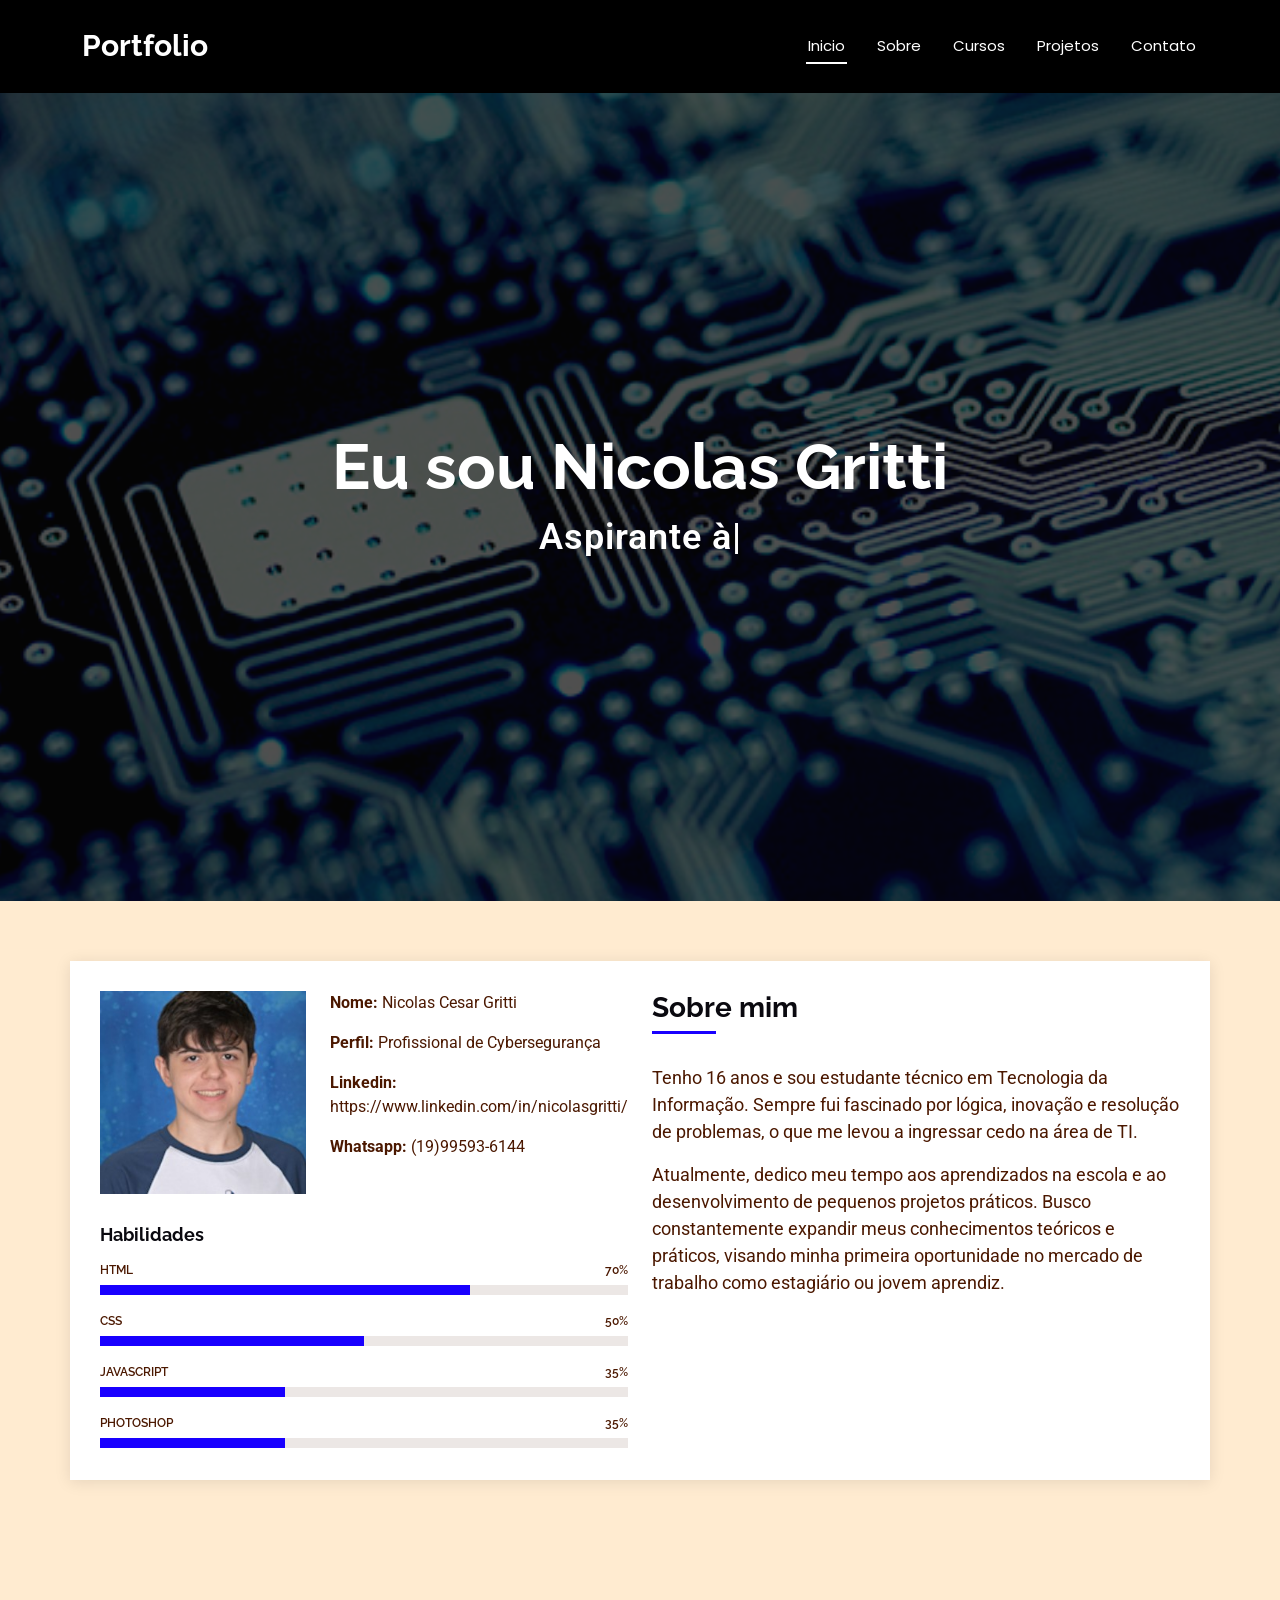
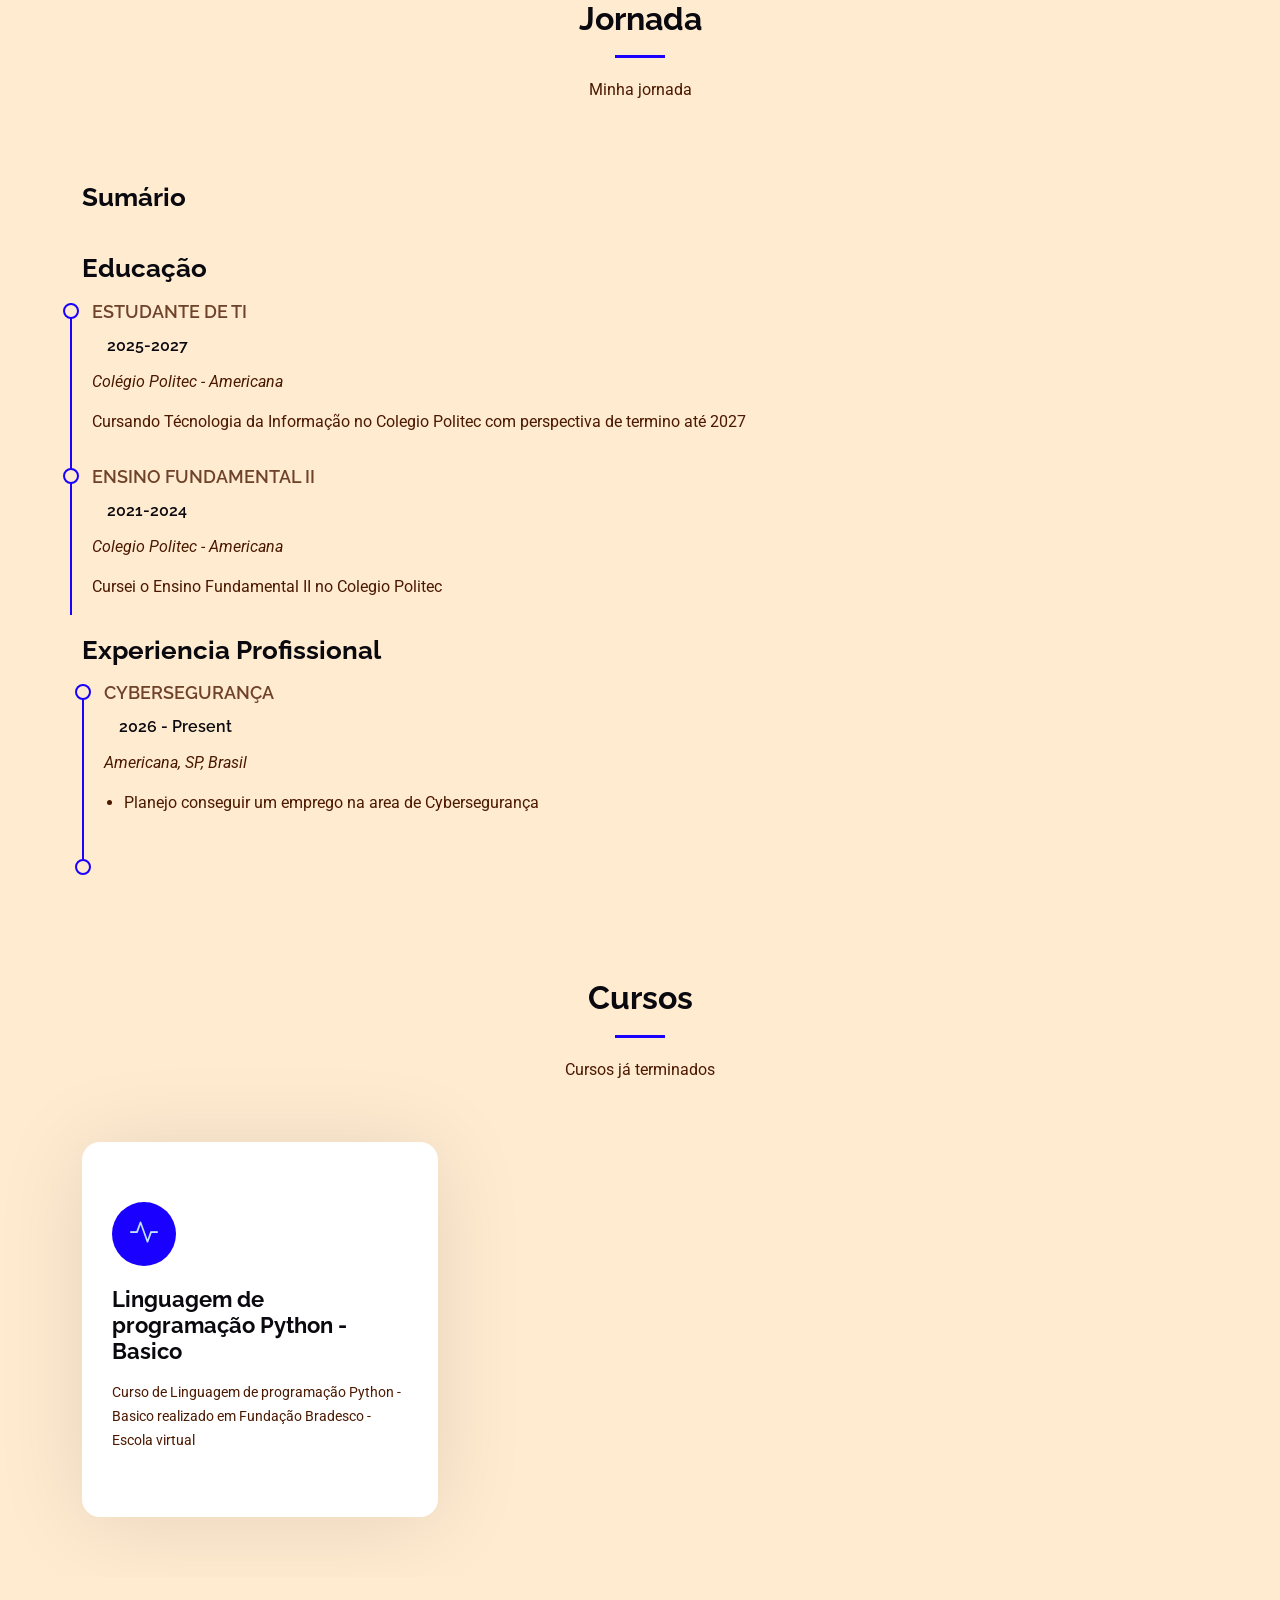
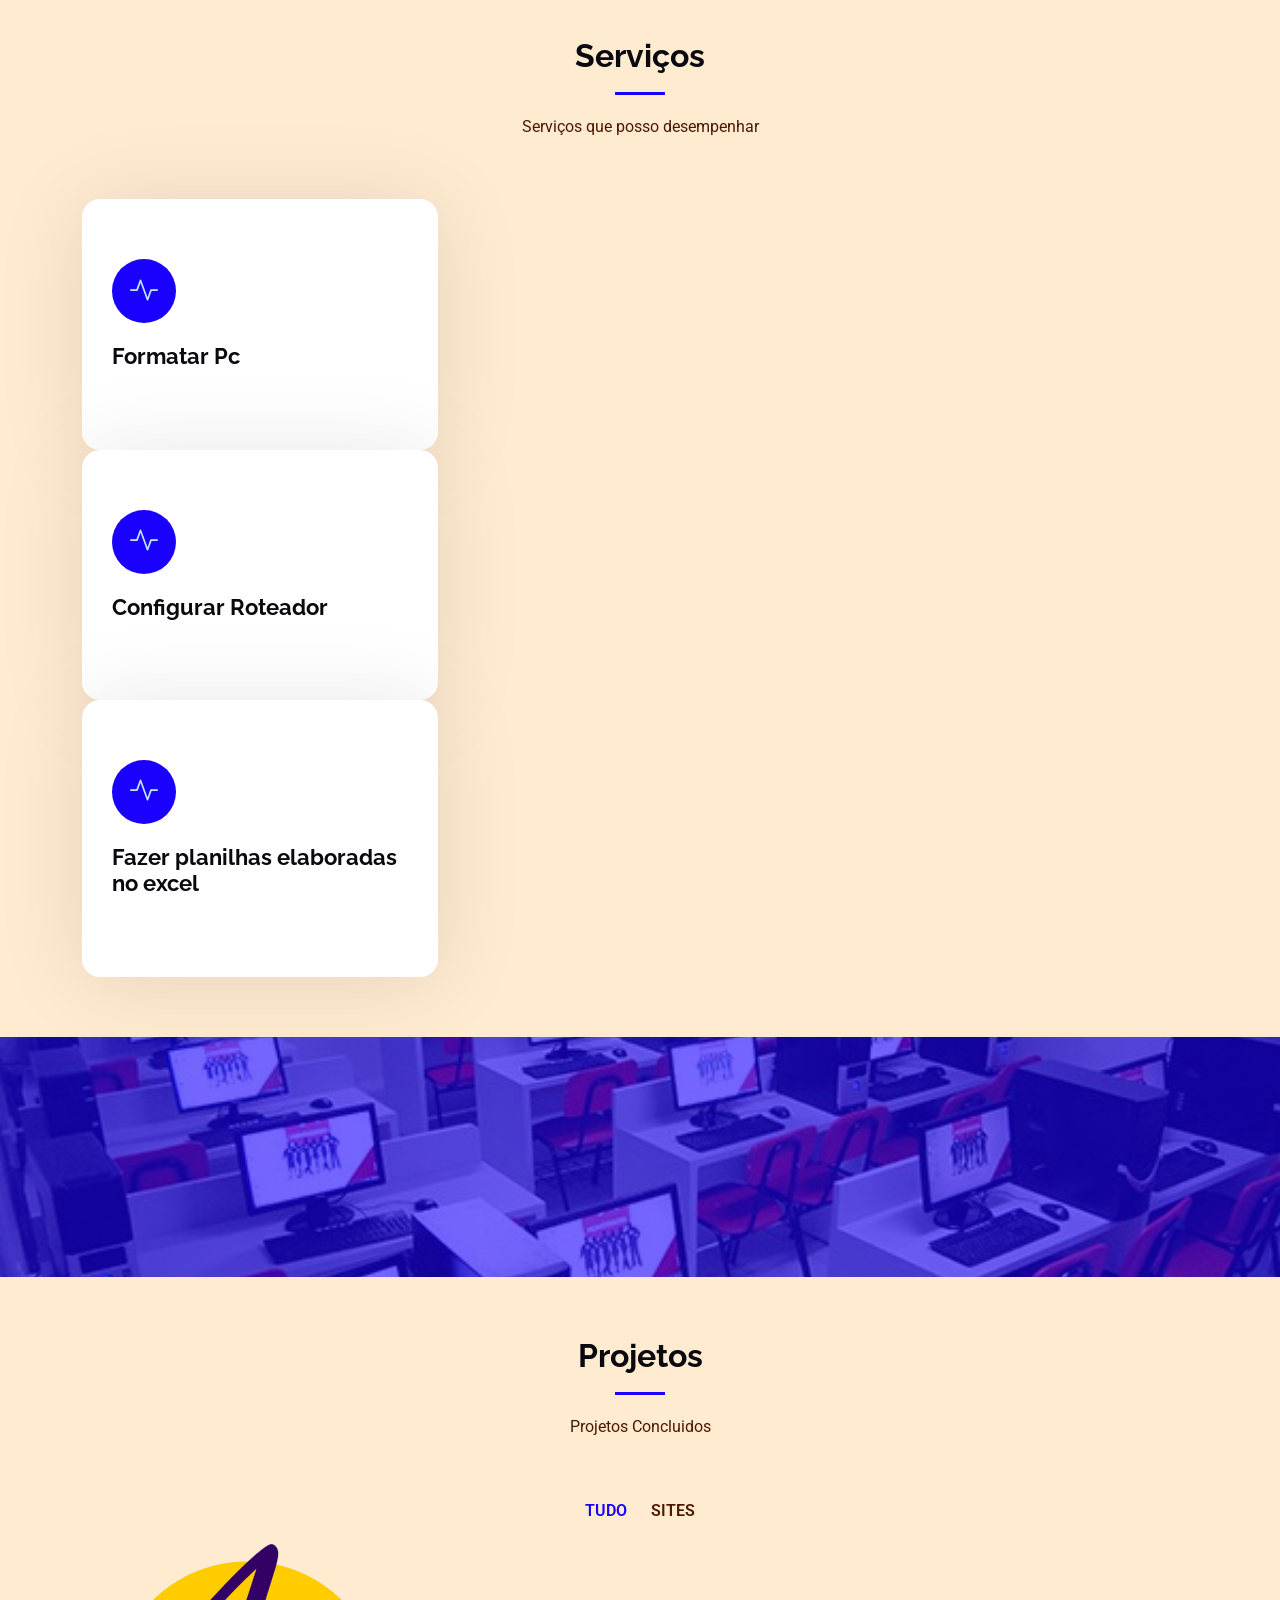
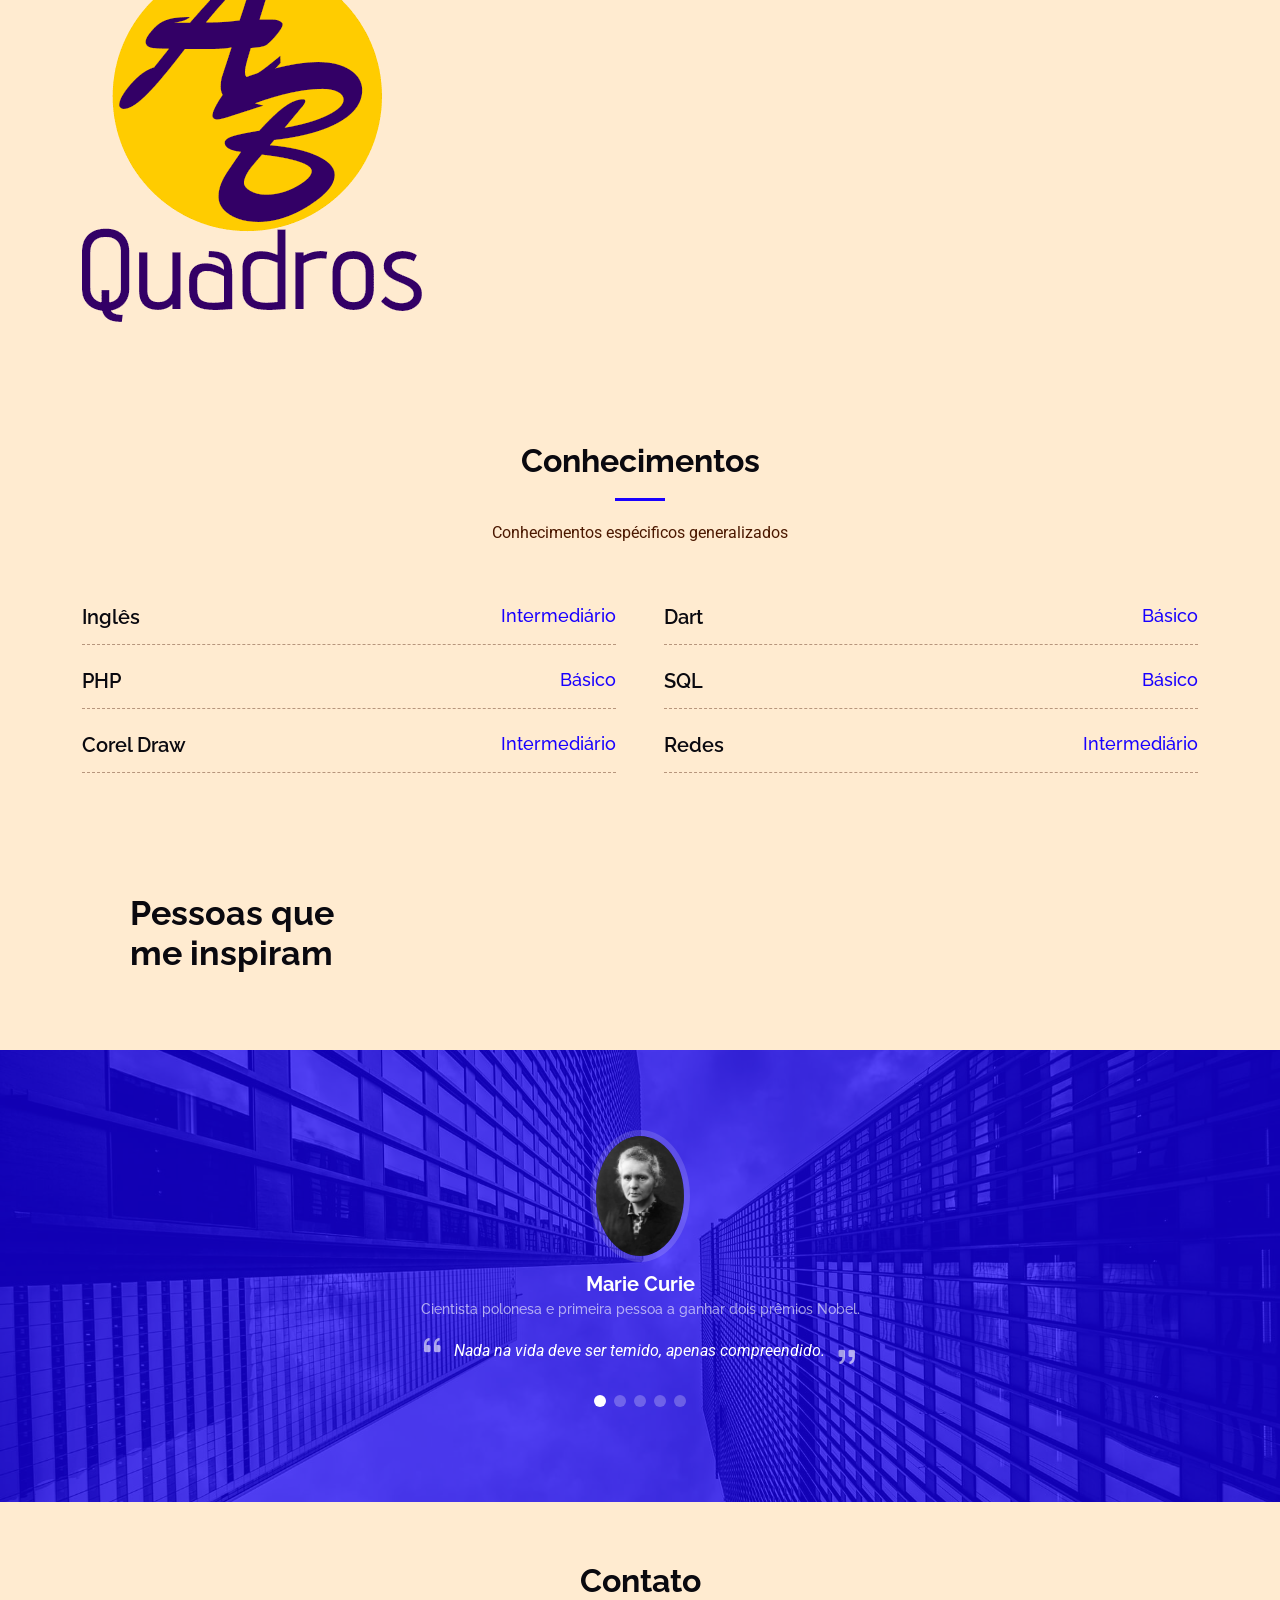
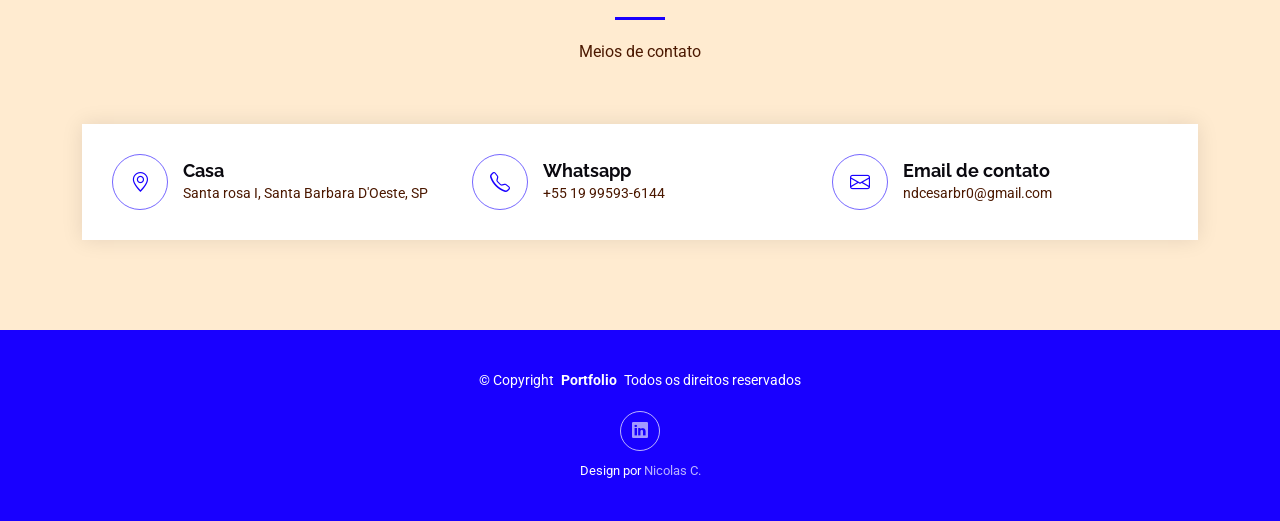
<file: index.html>
<!DOCTYPE html>
<html lang="en">

<head>
  <meta charset="utf-8">
  <meta content="width=device-width, initial-scale=1.0" name="viewport">
  <title>Portfolio</title>
  <meta name="description" content="">
  <meta name="keywords" content="">

  <!-- Favicons -->
  <link href="assets/img/favicon.png" rel="icon">
  <link href="assets/img/apple-touch-icon.png" rel="apple-touch-icon">

  <!-- Fonts -->
  <link href="https://fonts.googleapis.com" rel="preconnect">
  <link href="https://fonts.gstatic.com" rel="preconnect" crossorigin>
  <link href="https://fonts.googleapis.com/css2?family=Roboto:ital,wght@0,100;0,300;0,400;0,500;0,700;0,900;1,100;1,300;1,400;1,500;1,700;1,900&family=Poppins:ital,wght@0,100;0,200;0,300;0,400;0,500;0,600;0,700;0,800;0,900;1,100;1,200;1,300;1,400;1,500;1,600;1,700;1,800;1,900&family=Raleway:ital,wght@0,100;0,200;0,300;0,400;0,500;0,600;0,700;0,800;0,900;1,100;1,200;1,300;1,400;1,500;1,600;1,700;1,800;1,900&display=swap" rel="stylesheet">

  <!-- Vendor CSS Files -->
  <link href="assets/vendor/bootstrap/css/bootstrap.min.css" rel="stylesheet">
  <link href="assets/vendor/bootstrap-icons/bootstrap-icons.css" rel="stylesheet">
  <link href="assets/vendor/aos/aos.css" rel="stylesheet">
  <link href="assets/vendor/glightbox/css/glightbox.min.css" rel="stylesheet">
  <link href="assets/vendor/swiper/swiper-bundle.min.css" rel="stylesheet">

  <!-- Main CSS File -->
  <link href="assets/css/main.css" rel="stylesheet">

  <!-- =======================================================
  * Template Name: DevFolio
  * Template URL: https://bootstrapmade.com/devfolio-bootstrap-portfolio-html-template/
  * Updated: Aug 07 2024 with Bootstrap v5.3.3
  * Author: BootstrapMade.com
  * License: https://bootstrapmade.com/license/
  ======================================================== -->
</head>

<body class="index-page">

  <header id="header" class="header d-flex align-items-center sticky-top">
    <div class="container-fluid container-xl position-relative d-flex align-items-center justify-content-between">

      <a href="index.html" class="logo d-flex align-items-center">
        <!-- Uncomment the line below if you also wish to use an image logo -->
        <!-- <img src="assets/img/logo.png" alt=""> -->
        <h1 class="sitename">Portfolio</h1>
      </a>

      <nav id="navmenu" class="navmenu">
        <ul>
          <li><a href="#hero" class="active">Inicio<br></a></li>
          <li><a href="#about">Sobre</a></li>
          <li><a href="#services">Cursos</a></li>
          <li><a href="#portfolio">Projetos</a></li>
          
          <li><a href="#contact">Contato</a></li>
        </ul>
        <i class="mobile-nav-toggle d-xl-none bi bi-list"></i>
      </nav>

    </div>
  </header>

  <main class="main">

    <!-- Hero Section -->
    <section id="hero" class="hero section dark-background">

      <img src="assets/img/hero-img.jpg" alt="" data-aos="fade-in">

      <div class="container d-flex flex-column align-items-center justify-content-center text-center" data-aos="fade-up" data-aos-delay="100">
        <h2>Eu sou Nicolas Gritti</h2>
        <p><span class="typed" data-typed-items="Aspirante à, Profissional de Cybersegurança"></span></p>
      </div>

    </section><!-- /Hero Section -->

    <!-- About Section -->
    <section id="about" class="about section">

      <div class="container" data-aos="fade-up" data-aos-delay="100">

        <div class="row gy-4">
          <div class="col-md-6">

            <div class="row justify-content-between gy-4">
              <div class="col-lg-5">
                <img src="assets/img/profile-img.jpg" class="img-fluid" alt="">
              </div>
              <div class="col-lg-7 about-info">
                <p><strong>Nome: </strong> <span>Nicolas Cesar Gritti</span></p>
                <p><strong>Perfil: </strong> <span>Profissional de Cybersegurança</span></p>
                <p><strong>Linkedin: </strong> <span>https://www.linkedin.com/in/nicolasgritti/</span></p>
                <p><strong>Whatsapp: </strong> <span>(19)99593-6144</span></p>
              </div>
            </div>

            <div class="skills-content skills-animation">

              <h5>Habilidades</h5>

              <div class="progress">
                <span class="skill"><span>HTML</span> <i class="val">70%</i></span>
                <div class="progress-bar-wrap">
                  <div class="progress-bar" role="progressbar" aria-valuenow="70" aria-valuemin="0" aria-valuemax="100"></div>
                </div>
              </div><!-- End Skills Item -->

              <div class="progress">
                <span class="skill"><span>CSS</span> <i class="val">50%</i></span>
                <div class="progress-bar-wrap">
                  <div class="progress-bar" role="progressbar" aria-valuenow="50" aria-valuemin="0" aria-valuemax="100"></div>
                </div>
              </div><!-- End Skills Item -->

              <div class="progress">
                <span class="skill"><span>JavaScript</span> <i class="val">35%</i></span>
                <div class="progress-bar-wrap">
                  <div class="progress-bar" role="progressbar" aria-valuenow="35" aria-valuemin="0" aria-valuemax="100"></div>
                </div>
              </div><!-- End Skills Item -->

              <div class="progress">
                <span class="skill"><span>Photoshop</span> <i class="val">35%</i></span>
                <div class="progress-bar-wrap">
                  <div class="progress-bar" role="progressbar" aria-valuenow="35" aria-valuemin="0" aria-valuemax="100"></div>
                </div>
              </div><!-- End Skills Item -->

            </div>
          </div>

          <div class="col-md-6">
            <div class="about-me">
              <h4>Sobre mim</h4>
              <p>
                Tenho 16 anos e sou estudante técnico em Tecnologia da Informação. 
                Sempre fui fascinado por lógica, inovação e resolução de problemas, o que me levou a ingressar cedo na área de TI.
              </p>
              <p>
                Atualmente, dedico meu tempo aos aprendizados na escola e ao desenvolvimento de pequenos projetos práticos. 
                Busco constantemente expandir meus conhecimentos teóricos e práticos, visando minha primeira oportunidade no mercado de trabalho como estagiário ou jovem aprendiz.
              </p>
              
            </div>
          </div>
        </div>

      </div>

    </section><!-- /About Section -->

    <!-- Resume Section -->
    <section id="resume" class="resume section">

      <!-- Section Title -->
      <div class="container section-title" data-aos="fade-up">
        <h2>Jornada</h2>
        <p>Minha jornada</p>
      </div><!-- End Section Title -->

      <div class="container">

        <div class="row">

          <div class="col-lg-6" data-aos="fade-up" data-aos-delay="100">
            <h3 class="resume-title">Sumário</h3>

                  
            </div><!-- Edn Resume Item -->

            <h3 class="resume-title">Educação</h3>
            <div class="resume-item">
              <h4>Estudante de TI</h4>
              <h5>2025-2027</h5>
              <p><em>Colégio Politec - Americana</em></p>
              <p>Cursando Técnologia da Informação no Colegio Politec com perspectiva de termino até 2027</p>
            </div><!-- Edn Resume Item -->

            <div class="resume-item">
              <h4>Ensino fundamental II</h4>
              <h5>2021-2024</h5>
              <p><em>Colegio Politec - Americana</em></p>
              <p>Cursei o Ensino Fundamental II no Colegio Politec</p>
            </div><!-- Edn Resume Item -->

          </div>

          <div class="col-lg-6" data-aos="fade-up" data-aos-delay="200">
            <h3 class="resume-title">Experiencia Profissional</h3>
            <div class="resume-item">
              <h4>Cybersegurança</h4>
              <h5>2026 - Present</h5>
              <p><em>Americana, SP, Brasil </em></p>
              <ul>
                <li>Planejo conseguir um emprego na area de Cybersegurança</li>
                
              </ul>
            </div><!-- Edn Resume Item -->

            <div class="resume-item">
              
            </div><!-- Edn Resume Item -->

          </div>

        </div>

      </div>

    </section><!-- /Resume Section -->

    <!-- Services Section -->
    <section id="services" class="services section">

      <!-- Section Title -->
      <div class="container section-title" data-aos="fade-up">
        <h2>Cursos</h2>
        <p>Cursos já terminados</p>
      </div><!-- End Section Title -->

      <div class="container">

        <div class="row gy-4">

          <div class="col-lg-4 col-md-6" data-aos="fade-up" data-aos-delay="100">
            <div class="service-item  position-relative">
              <div class="icon">
                <i class="bi bi-activity"></i>
              </div>
              <a href="#" class="stretched-link">
                <h3>Linguagem de programação Python - Basico</h3>
              </a>
              <p>Curso de Linguagem de programação Python - Basico realizado em Fundação Bradesco - Escola virtual</p>
            </div>
          </div><!-- End Service Item -->

          

        </div>

      </div>

    </section><!-- /Services Section -->

    <section id="services" class="services section">

      <!-- Section Title -->
      <div class="container section-title" data-aos="fade-up">
        <h2>Serviços</h2>
        <p>Serviços que posso desempenhar</p>
      </div><!-- End Section Title -->

      <div class="container">

        <div class="row gy-4">

          <div class="col-lg-4 col-md-6" data-aos="fade-up" data-aos-delay="100">
            <div class="service-item  position-relative">
              <div class="icon">
                <i class="bi bi-activity"></i>
              </div>
              <a href="#" class="stretched-link">
                <h3>Formatar Pc</h3>
              </a>
              <p></p>
            </div>
          </div><!-- End Service Item -->

          <div class="container">

            <div class="row gy-4">
    
              <div class="col-lg-4 col-md-6" data-aos="fade-up" data-aos-delay="100">
                <div class="service-item  position-relative">
                  <div class="icon">
                    <i class="bi bi-activity"></i>
                  </div>
                  <a href="#" class="stretched-link">
                    <h3>Configurar Roteador</h3>
                  </a>
                  <p></p>
                </div>
              </div><!-- End Service Item -->

              <div class="container">

                <div class="row gy-5">
        
                  <div class="col-lg-4 col-md-6" data-aos="fade-up" data-aos-delay="100">
                    <div class="service-item  position-relative">
                      <div class="icon">
                        <i class="bi bi-activity"></i>
                      </div>
                      <a href="#" class="stretched-link">
                        <h3>Fazer planilhas elaboradas no excel</h3>
                      </a>
                      <p></p>
                    </div>
                  </div><!-- End Service Item -->
          

        </div>

      </div>

    </section><!-- /Services Section -->

    <!-- Stats Section -->
    <section id="stats" class="stats section accent-background">

      <img src="assets/img/stats-bg.jpg" alt="" data-aos="fade-in">

      <div class="container position-relative" data-aos="fade-up" data-aos-delay="100">

        <div class="row gy-4">

          

      </div>

    </section><!-- /Stats Section -->

    <!-- Portfolio Section -->
    <section id="portfolio" class="portfolio section">

      <!-- Section Title -->
      <div class="container section-title" data-aos="fade-up">
        <h2>Projetos</h2>
        <p>Projetos Concluidos</p>
      </div><!-- End Section Title -->

      <div class="container">

        <div class="isotope-layout" data-default-filter="*" data-layout="masonry" data-sort="original-order">

          <ul class="portfolio-filters isotope-filters" data-aos="fade-up" data-aos-delay="100">
            <li data-filter="*" class="filter-active">Tudo</li>
            <li data-filter=".filter-app">Sites</li>
          </ul><!-- End Portfolio Filters -->

          <div class="row gy-4 isotope-container" data-aos="fade-up" data-aos-delay="200">

            

            <div class="col-lg-4 col-md-6 portfolio-item isotope-item filter-app">
              <img src="arte_bela_site/images/Logo Arte bela Roxo.png" class="img-fluid" alt="">
              <div class="portfolio-info">
                <h4>Site Arte Bela</h4>
                <p>Site desenvolvido com um colega</p>
                <a href="arte_bela_site/images/Logo Arte bela Roxo.png"  data-gallery="portfolio-gallery-book" class="glightbox preview-link"><i class="bi bi-zoom-in"></i></a>
                <a href="arte_bela_site/index_arte_bela.html" title="Ir para o site" class="details-link" target="_blank"><i class="bi bi-link-45deg"></i></a>
              </div>
            </div><!-- End Portfolio Item -->

          </div><!-- End Portfolio Container -->

        </div>

      </div>

    </section><!-- /Portfolio Section -->

    <!-- Pricing Section -->
    <section id="pricing" class="pricing section">

      <!-- Section Title -->
      <div class="container section-title" data-aos="fade-up">
        <h2>Conhecimentos</h2>
        <p>Conhecimentos espécificos generalizados</p>
      </div><!-- End Section Title -->

      <div class="container" data-aos="fade-up" data-aos-delay="100">

        <div class="row gy-4 gx-lg-5">

          <div class="col-lg-6">
            <div class="pricing-item d-flex justify-content-between">
              <h3>Inglês</h3>
              <h4>Intermediário</h4>
            </div>
          </div><!-- End Pricing Item -->

          <div class="col-lg-6">
            <div class="pricing-item d-flex justify-content-between">
              <h3>Dart</h3>
              <h4>Básico</h4>
            </div>
          </div><!-- End Pricing Item -->

          <div class="col-lg-6">
            <div class="pricing-item d-flex justify-content-between">
              <h3>PHP</h3>
              <h4>Básico</h4>
            </div>
          </div><!-- End Pricing Item -->

          <div class="col-lg-6">
            <div class="pricing-item d-flex justify-content-between">
              <h3>SQL</h3>
              <h4>Básico</h4>
            </div>
          </div><!-- End Pricing Item -->

          <div class="col-lg-6">
            <div class="pricing-item d-flex justify-content-between">
              <h3>Corel Draw</h3>
              <h4>Intermediário</h4>
            </div>
          </div><!-- End Pricing Item -->

          <div class="col-lg-6">
            <div class="pricing-item d-flex justify-content-between">
              <h3>Redes</h3>
              <h4>Intermediário</h4>
            </div>
          </div><!-- End Pricing Item -->

        </div>

      </div>

    </section><!-- /Pricing Section -->

    <!-- Faq Section -->
    <section id="faq" class="faq section">

      <div class="container">

        <div class="row gy-4">

          <div class="col-lg-4" data-aos="fade-up" data-aos-delay="100">
            <div class="content px-xl-5">
              <h3><span> </span><strong>Pessoas que me inspiram</strong></h3>
              <p>
                
              </p>
            </div>
          </div>

          

            </div>

          </div>
        </div>

      </div>

    </section><!-- /Faq Section -->

    <!-- Testimonials Section -->
    <section id="testimonials" class="testimonials section accent-background">

      <img src="assets/img/testimonials-bg.jpg" class="testimonials-bg" alt="">

      <div class="container" data-aos="fade-up" data-aos-delay="100">

        <div class="swiper init-swiper">
          <script type="application/json" class="swiper-config">
            {
              "loop": true,
              "speed": 600,
              "autoplay": {
                "delay": 5000
              },
              "slidesPerView": "auto",
              "pagination": {
                "el": ".swiper-pagination",
                "type": "bullets",
                "clickable": true
              }
            }
          </script>
          <div class="swiper-wrapper">

            <div class="swiper-slide">
              <div class="testimonial-item">
                <img src="assets/img/testimonials/testimonials-1.jpg" class="testimonial-img" alt="">
                <h3>Marie Curie</h3>
                <h4>Cientista polonesa e primeira pessoa a ganhar dois prêmios Nobel.</h4>
                
                <p>
                  <i class="bi bi-quote quote-icon-left"></i>
                  <span>Nada na vida deve ser temido, apenas compreendido.</span>
                  <i class="bi bi-quote quote-icon-right"></i>
                </p>
              </div>
            </div><!-- End testimonial item -->

            <div class="swiper-slide">
              <div class="testimonial-item">
                <img src="assets/img/testimonials/testimonials-2.jpg" class="testimonial-img" alt="">
                <h3>Nelson Mandela</h3>
                <h4>Líder sul-africano e vencedor do Prêmio Nobel da Paz.</h4>
                
                <p>
                  <i class="bi bi-quote quote-icon-left"></i>
                  <span>A educação é a arma mais poderosa que você pode usar para mudar o mundo.</span>
                  <i class="bi bi-quote quote-icon-right"></i>
                </p>
              </div>
            </div><!-- End testimonial item -->

            <div class="swiper-slide">
              <div class="testimonial-item">
                <img src="assets/img/testimonials/testimonials-3.jpg" class="testimonial-img" alt="">
                <h3>Jeff Bezos</h3>
                <h4>Fundador da Amazon e pioneiro do e-commerce.</h4>
                
                <p>
                  <i class="bi bi-quote quote-icon-left"></i>
                  <span>Sua marca é o que as pessoas dizem sobre você quando você não está na sala.</span>
                  <i class="bi bi-quote quote-icon-right"></i>
                </p>
              </div>
            </div><!-- End testimonial item -->

            <div class="swiper-slide">
              <div class="testimonial-item">
                <img src="assets/img/testimonials/testimonials-4.jpg" class="testimonial-img" alt="">
                <h3>Steve Jobs</h3>
                <h4>Co-fundador da Apple e ícone da inovação.</h4>
                
                <p>
                  <i class="bi bi-quote quote-icon-left"></i>
                  <span>Inovação é o que distingue um líder de um seguidor.</span>
                  <i class="bi bi-quote quote-icon-right"></i>
                </p>
              </div>
            </div><!-- End testimonial item -->

            <div class="swiper-slide">
              <div class="testimonial-item">
                <img src="assets/img/testimonials/testimonials-5.jpg" class="testimonial-img" alt="">
                <h3>Alan Turing</h3>
                <h4>Matemático e pai da ciência da computação.</h4>
                
                <p>
                  <i class="bi bi-quote quote-icon-left"></i>
                  <span>Podemos apenas ver uma curta distância à frente, mas ali vemos muito que precisa ser feito.</span>
                  <i class="bi bi-quote quote-icon-right"></i>
                </p>
              </div>
            </div><!-- End testimonial item -->

          </div>
          <div class="swiper-pagination"></div>
        </div>

      </div>

    </section><!-- /Testimonials Section -->

    <!-- Contact Section -->
    <section id="contact" class="contact section">

      <!-- Section Title -->
      <div class="container section-title" data-aos="fade-up">
        <h2>Contato</h2>
        <p>Meios de contato</p>
      </div><!-- End Section Title -->

      <div class="container" data-aos="fade-up" data-aos-delay="100">

        <div class="info-wrap" data-aos="fade-up" data-aos-delay="200">
          <div class="row gy-5">

            <div class="col-lg-4">
              <div class="info-item d-flex align-items-center">
                <i class="bi bi-geo-alt flex-shrink-0"></i>
                <div>
                  <h3>Casa</h3>
                  <p>Santa rosa I, Santa Barbara D'Oeste, SP</p>
                </div>
              </div>
            </div><!-- End Info Item -->

            <div class="col-lg-4">
              <div class="info-item d-flex align-items-center">
                <i class="bi bi-telephone flex-shrink-0"></i>
                <div>
                  <h3>Whatsapp</h3>
                  <p>+55 19 99593-6144</p>
                </div>
              </div>
            </div><!-- End Info Item -->

            <div class="col-lg-4">
              <div class="info-item d-flex align-items-center">
                <i class="bi bi-envelope flex-shrink-0"></i>
                <div>
                  <h3>Email de contato</h3>
                  <p>ndcesarbr0@gmail.com</p>
                </div>
              </div>
            </div><!-- End Info Item -->

          </div>
        </div>

          </div>
        </form><!-- End Contact Form -->

      </div>

    </section><!-- /Contact Section -->

  </main>

  <footer id="footer" class="footer accent-background">

    <div class="container">
      <div class="copyright text-center ">
        <p>© <span>Copyright</span> <strong class="px-1 sitename">Portfolio</strong> <span>Todos os direitos reservados</span></p>
      </div>
      <div class="social-links d-flex justify-content-center">
        <a href="https://br.linkedin.com/in/nicolasgritti" target="_blank"><i class="bi bi-linkedin"></i></a>
      </div>
      <div class="credits">
        <!-- All the links in the footer should remain intact. -->
        <!-- You can delete the links only if you've purchased the pro version. -->
        <!-- Licensing information: https://bootstrapmade.com/license/ -->
        <!-- Purchase the pro version with working PHP/AJAX contact form: [buy-url] -->
        Design por <a> Nicolas C.</a>
      </div>
    </div>

  </footer>

  <!-- Scroll Top -->
  <a href="#" id="scroll-top" class="scroll-top d-flex align-items-center justify-content-center"><i class="bi bi-arrow-up-short"></i></a>

  <!-- Preloader -->
  <div id="preloader"></div>

  <!-- Vendor JS Files -->
  <script src="assets/vendor/bootstrap/js/bootstrap.bundle.min.js"></script>
  <script src="assets/vendor/php-email-form/validate.js"></script>
  <script src="assets/vendor/aos/aos.js"></script>
  <script src="assets/vendor/typed.js/typed.umd.js"></script>
  <script src="assets/vendor/waypoints/noframework.waypoints.js"></script>
  <script src="assets/vendor/purecounter/purecounter_vanilla.js"></script>
  <script src="assets/vendor/glightbox/js/glightbox.min.js"></script>
  <script src="assets/vendor/imagesloaded/imagesloaded.pkgd.min.js"></script>
  <script src="assets/vendor/isotope-layout/isotope.pkgd.min.js"></script>
  <script src="assets/vendor/swiper/swiper-bundle.min.js"></script>

  <!-- Main JS File -->
  <script src="assets/js/main.js"></script>

</body>

</html>
</file>
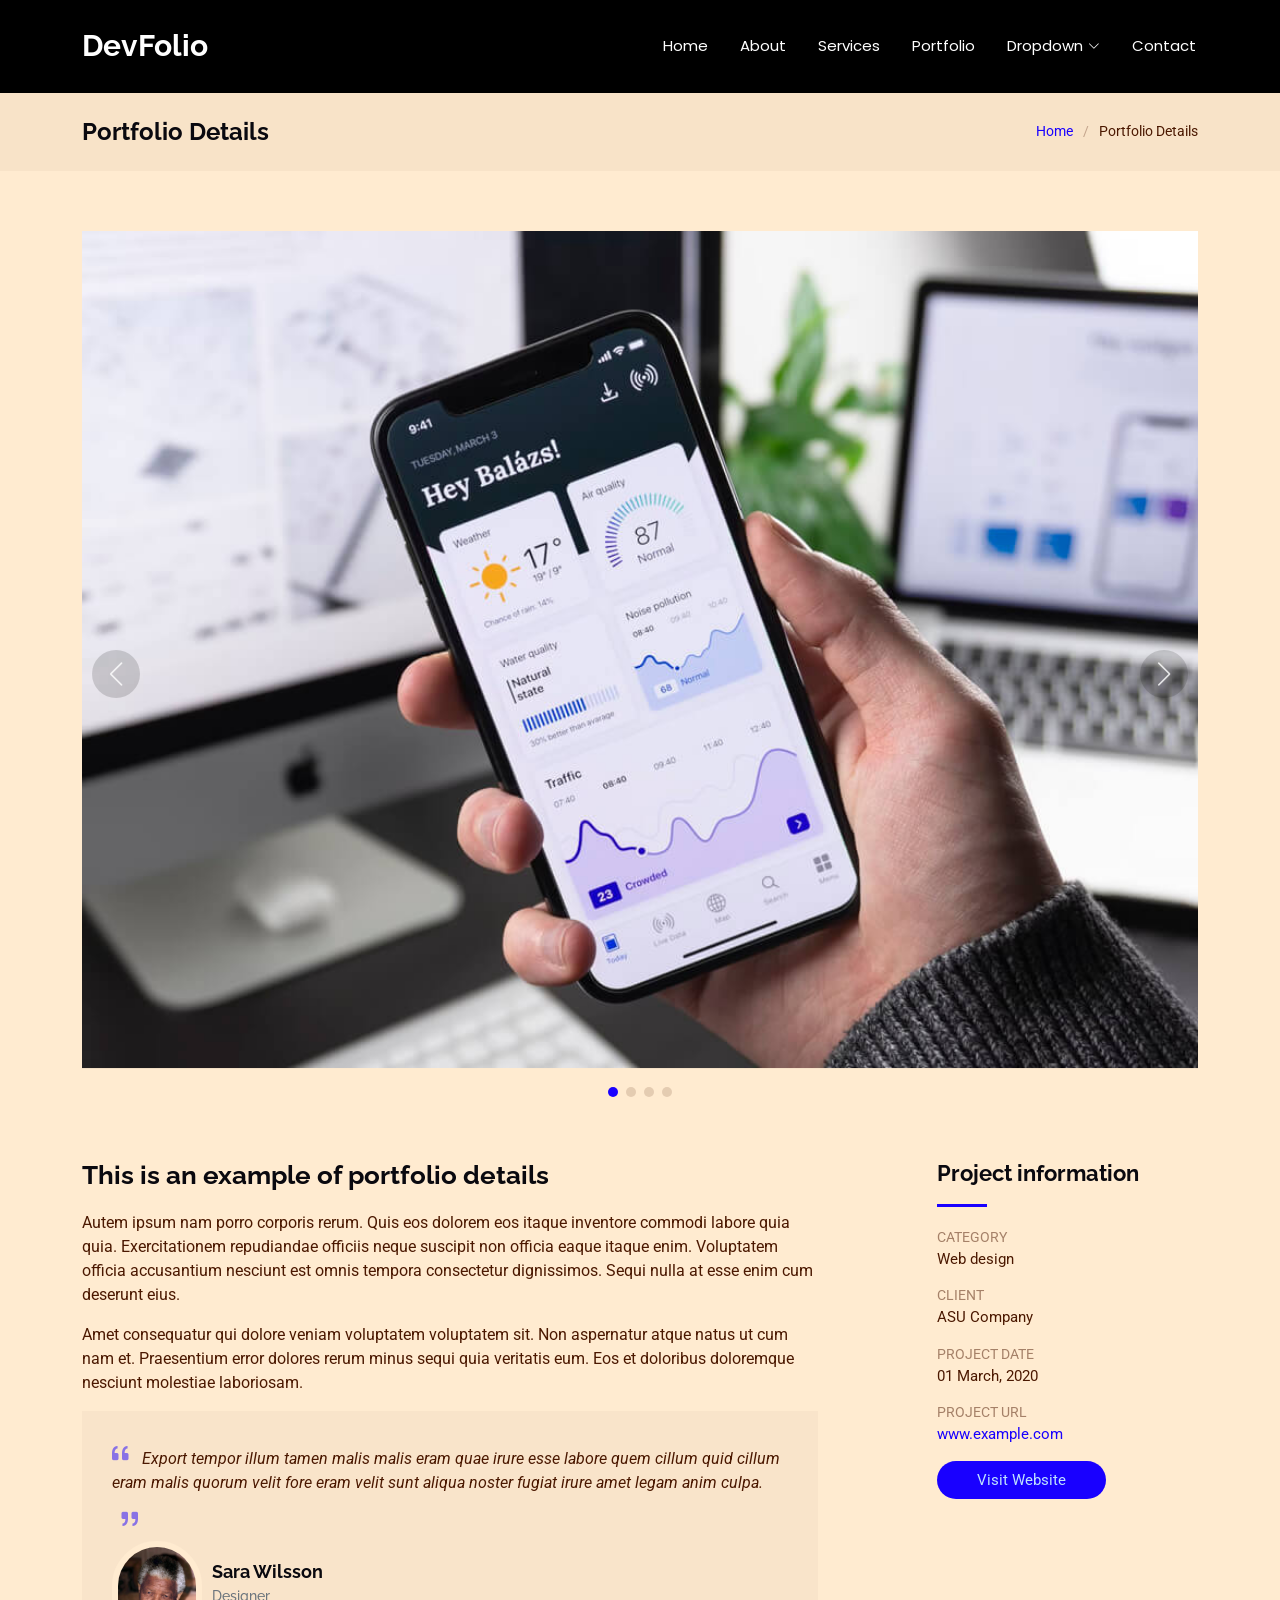
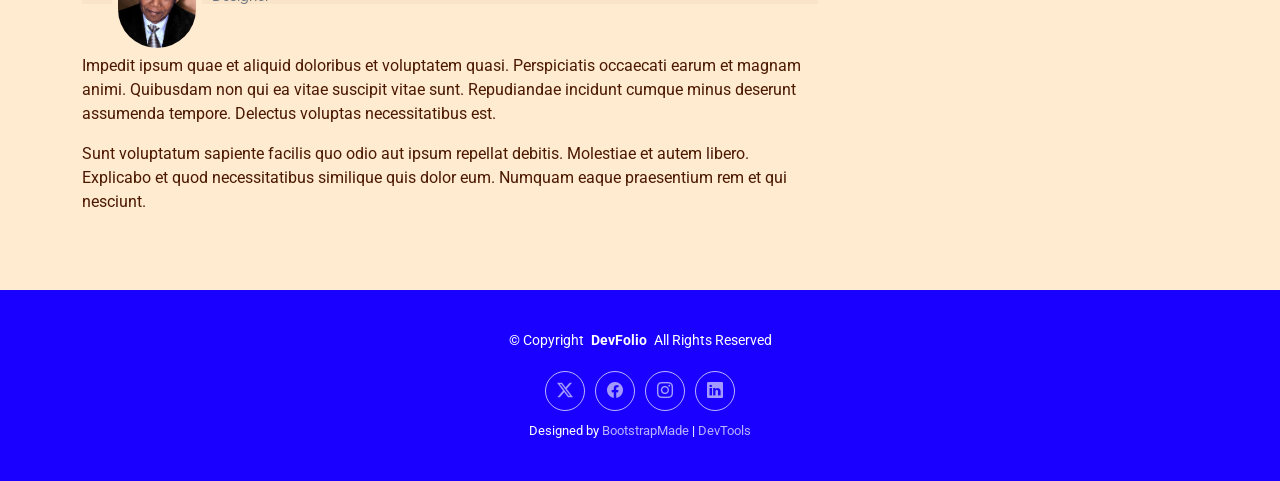
<file: portfolio-details.html>
<!DOCTYPE html>
<html lang="en">

<head>
  <meta charset="utf-8">
  <meta content="width=device-width, initial-scale=1.0" name="viewport">
  <title>Portfolio Details - DevFolio Bootstrap Template</title>
  <meta name="description" content="">
  <meta name="keywords" content="">

  <!-- Favicons -->
  <link href="assets/img/favicon.png" rel="icon">
  <link href="assets/img/apple-touch-icon.png" rel="apple-touch-icon">

  <!-- Fonts -->
  <link href="https://fonts.googleapis.com" rel="preconnect">
  <link href="https://fonts.gstatic.com" rel="preconnect" crossorigin>
  <link href="https://fonts.googleapis.com/css2?family=Roboto:ital,wght@0,100;0,300;0,400;0,500;0,700;0,900;1,100;1,300;1,400;1,500;1,700;1,900&family=Poppins:ital,wght@0,100;0,200;0,300;0,400;0,500;0,600;0,700;0,800;0,900;1,100;1,200;1,300;1,400;1,500;1,600;1,700;1,800;1,900&family=Raleway:ital,wght@0,100;0,200;0,300;0,400;0,500;0,600;0,700;0,800;0,900;1,100;1,200;1,300;1,400;1,500;1,600;1,700;1,800;1,900&display=swap" rel="stylesheet">

  <!-- Vendor CSS Files -->
  <link href="assets/vendor/bootstrap/css/bootstrap.min.css" rel="stylesheet">
  <link href="assets/vendor/bootstrap-icons/bootstrap-icons.css" rel="stylesheet">
  <link href="assets/vendor/aos/aos.css" rel="stylesheet">
  <link href="assets/vendor/glightbox/css/glightbox.min.css" rel="stylesheet">
  <link href="assets/vendor/swiper/swiper-bundle.min.css" rel="stylesheet">

  <!-- Main CSS File -->
  <link href="assets/css/main.css" rel="stylesheet">

  <!-- =======================================================
  * Template Name: DevFolio
  * Template URL: https://bootstrapmade.com/devfolio-bootstrap-portfolio-html-template/
  * Updated: Aug 07 2024 with Bootstrap v5.3.3
  * Author: BootstrapMade.com
  * License: https://bootstrapmade.com/license/
  ======================================================== -->
</head>

<body class="portfolio-details-page">

  <header id="header" class="header d-flex align-items-center sticky-top">
    <div class="container-fluid container-xl position-relative d-flex align-items-center justify-content-between">

      <a href="index.html" class="logo d-flex align-items-center">
        <!-- Uncomment the line below if you also wish to use an image logo -->
        <!-- <img src="assets/img/logo.png" alt=""> -->
        <h1 class="sitename">DevFolio</h1>
      </a>

      <nav id="navmenu" class="navmenu">
        <ul>
          <li><a href="#hero">Home<br></a></li>
          <li><a href="#about">About</a></li>
          <li><a href="#services">Services</a></li>
          <li><a href="#portfolio">Portfolio</a></li>
          <li class="dropdown"><a href="#"><span>Dropdown</span> <i class="bi bi-chevron-down toggle-dropdown"></i></a>
            <ul>
              <li><a href="#">Dropdown 1</a></li>
              <li class="dropdown"><a href="#"><span>Deep Dropdown</span> <i class="bi bi-chevron-down toggle-dropdown"></i></a>
                <ul>
                  <li><a href="#">Deep Dropdown 1</a></li>
                  <li><a href="#">Deep Dropdown 2</a></li>
                  <li><a href="#">Deep Dropdown 3</a></li>
                  <li><a href="#">Deep Dropdown 4</a></li>
                  <li><a href="#">Deep Dropdown 5</a></li>
                </ul>
              </li>
              <li><a href="#">Dropdown 2</a></li>
              <li><a href="#">Dropdown 3</a></li>
              <li><a href="#">Dropdown 4</a></li>
            </ul>
          </li>
          <li><a href="#contact">Contact</a></li>
        </ul>
        <i class="mobile-nav-toggle d-xl-none bi bi-list"></i>
      </nav>

    </div>
  </header>

  <main class="main">

    <!-- Page Title -->
    <div class="page-title" data-aos="fade">
      <div class="container d-lg-flex justify-content-between align-items-center">
        <h1 class="mb-2 mb-lg-0">Portfolio Details</h1>
        <nav class="breadcrumbs">
          <ol>
            <li><a href="index.html">Home</a></li>
            <li class="current">Portfolio Details</li>
          </ol>
        </nav>
      </div>
    </div><!-- End Page Title -->

    <!-- Portfolio Details Section -->
    <section id="portfolio-details" class="portfolio-details section">

      <div class="container" data-aos="fade-up">

        <div class="portfolio-details-slider swiper init-swiper">
          <script type="application/json" class="swiper-config">
            {
              "loop": true,
              "speed": 600,
              "autoplay": {
                "delay": 5000
              },
              "slidesPerView": "auto",
              "navigation": {
                "nextEl": ".swiper-button-next",
                "prevEl": ".swiper-button-prev"
              },
              "pagination": {
                "el": ".swiper-pagination",
                "type": "bullets",
                "clickable": true
              }
            }
          </script>
          <div class="swiper-wrapper align-items-center">

            <div class="swiper-slide">
              <img src="assets/img/portfolio/app-1.jpg" alt="">
            </div>

            <div class="swiper-slide">
              <img src="assets/img/portfolio/product-1.jpg" alt="">
            </div>

            <div class="swiper-slide">
              <img src="assets/img/portfolio/branding-1.jpg" alt="">
            </div>

            <div class="swiper-slide">
              <img src="assets/img/portfolio/books-1.jpg" alt="">
            </div>

          </div>
          <div class="swiper-button-prev"></div>
          <div class="swiper-button-next"></div>
          <div class="swiper-pagination"></div>
        </div>

        <div class="row justify-content-between gy-4 mt-4">

          <div class="col-lg-8" data-aos="fade-up">
            <div class="portfolio-description">
              <h2>This is an example of portfolio details</h2>
              <p>
                Autem ipsum nam porro corporis rerum. Quis eos dolorem eos itaque inventore commodi labore quia quia. Exercitationem repudiandae officiis neque suscipit non officia eaque itaque enim. Voluptatem officia accusantium nesciunt est omnis tempora consectetur dignissimos. Sequi nulla at esse enim cum deserunt eius.
              </p>
              <p>
                Amet consequatur qui dolore veniam voluptatem voluptatem sit. Non aspernatur atque natus ut cum nam et. Praesentium error dolores rerum minus sequi quia veritatis eum. Eos et doloribus doloremque nesciunt molestiae laboriosam.
              </p>

              <div class="testimonial-item">
                <p>
                  <i class="bi bi-quote quote-icon-left"></i>
                  <span>Export tempor illum tamen malis malis eram quae irure esse labore quem cillum quid cillum eram malis quorum velit fore eram velit sunt aliqua noster fugiat irure amet legam anim culpa.</span>
                  <i class="bi bi-quote quote-icon-right"></i>
                </p>
                <div>
                  <img src="assets/img/testimonials/testimonials-2.jpg" class="testimonial-img" alt="">
                  <h3>Sara Wilsson</h3>
                  <h4>Designer</h4>
                </div>
              </div>

              <p>
                Impedit ipsum quae et aliquid doloribus et voluptatem quasi. Perspiciatis occaecati earum et magnam animi. Quibusdam non qui ea vitae suscipit vitae sunt. Repudiandae incidunt cumque minus deserunt assumenda tempore. Delectus voluptas necessitatibus est.
              </p>

              <p>
                Sunt voluptatum sapiente facilis quo odio aut ipsum repellat debitis. Molestiae et autem libero. Explicabo et quod necessitatibus similique quis dolor eum. Numquam eaque praesentium rem et qui nesciunt.
              </p>

            </div>
          </div>

          <div class="col-lg-3" data-aos="fade-up" data-aos-delay="100">
            <div class="portfolio-info">
              <h3>Project information</h3>
              <ul>
                <li><strong>Category</strong> Web design</li>
                <li><strong>Client</strong> ASU Company</li>
                <li><strong>Project date</strong> 01 March, 2020</li>
                <li><strong>Project URL</strong> <a href="#">www.example.com</a></li>
                <li><a href="#" class="btn-visit align-self-start">Visit Website</a></li>
              </ul>
            </div>
          </div>

        </div>

      </div>

    </section><!-- /Portfolio Details Section -->

  </main>

  <footer id="footer" class="footer accent-background">

    <div class="container">
      <div class="copyright text-center ">
        <p>© <span>Copyright</span> <strong class="px-1 sitename">DevFolio</strong> <span>All Rights Reserved</span></p>
      </div>
      <div class="social-links d-flex justify-content-center">
        <a href=""><i class="bi bi-twitter-x"></i></a>
        <a href=""><i class="bi bi-facebook"></i></a>
        <a href=""><i class="bi bi-instagram"></i></a>
        <a href=""><i class="bi bi-linkedin"></i></a>
      </div>
      <div class="credits">
        <!-- All the links in the footer should remain intact. -->
        <!-- You can delete the links only if you've purchased the pro version. -->
        <!-- Licensing information: https://bootstrapmade.com/license/ -->
        <!-- Purchase the pro version with working PHP/AJAX contact form: [buy-url] -->
        Designed by <a href="https://bootstrapmade.com/">BootstrapMade</a> | <a href="https://bootstrapmade.com/tools/">DevTools</a>
      </div>
    </div>

  </footer>

  <!-- Scroll Top -->
  <a href="#" id="scroll-top" class="scroll-top d-flex align-items-center justify-content-center"><i class="bi bi-arrow-up-short"></i></a>

  <!-- Preloader -->
  <div id="preloader"></div>

  <!-- Vendor JS Files -->
  <script src="assets/vendor/bootstrap/js/bootstrap.bundle.min.js"></script>
  <script src="assets/vendor/php-email-form/validate.js"></script>
  <script src="assets/vendor/aos/aos.js"></script>
  <script src="assets/vendor/typed.js/typed.umd.js"></script>
  <script src="assets/vendor/waypoints/noframework.waypoints.js"></script>
  <script src="assets/vendor/purecounter/purecounter_vanilla.js"></script>
  <script src="assets/vendor/glightbox/js/glightbox.min.js"></script>
  <script src="assets/vendor/imagesloaded/imagesloaded.pkgd.min.js"></script>
  <script src="assets/vendor/isotope-layout/isotope.pkgd.min.js"></script>
  <script src="assets/vendor/swiper/swiper-bundle.min.js"></script>

  <!-- Main JS File -->
  <script src="assets/js/main.js"></script>

</body>

</html>
</file>
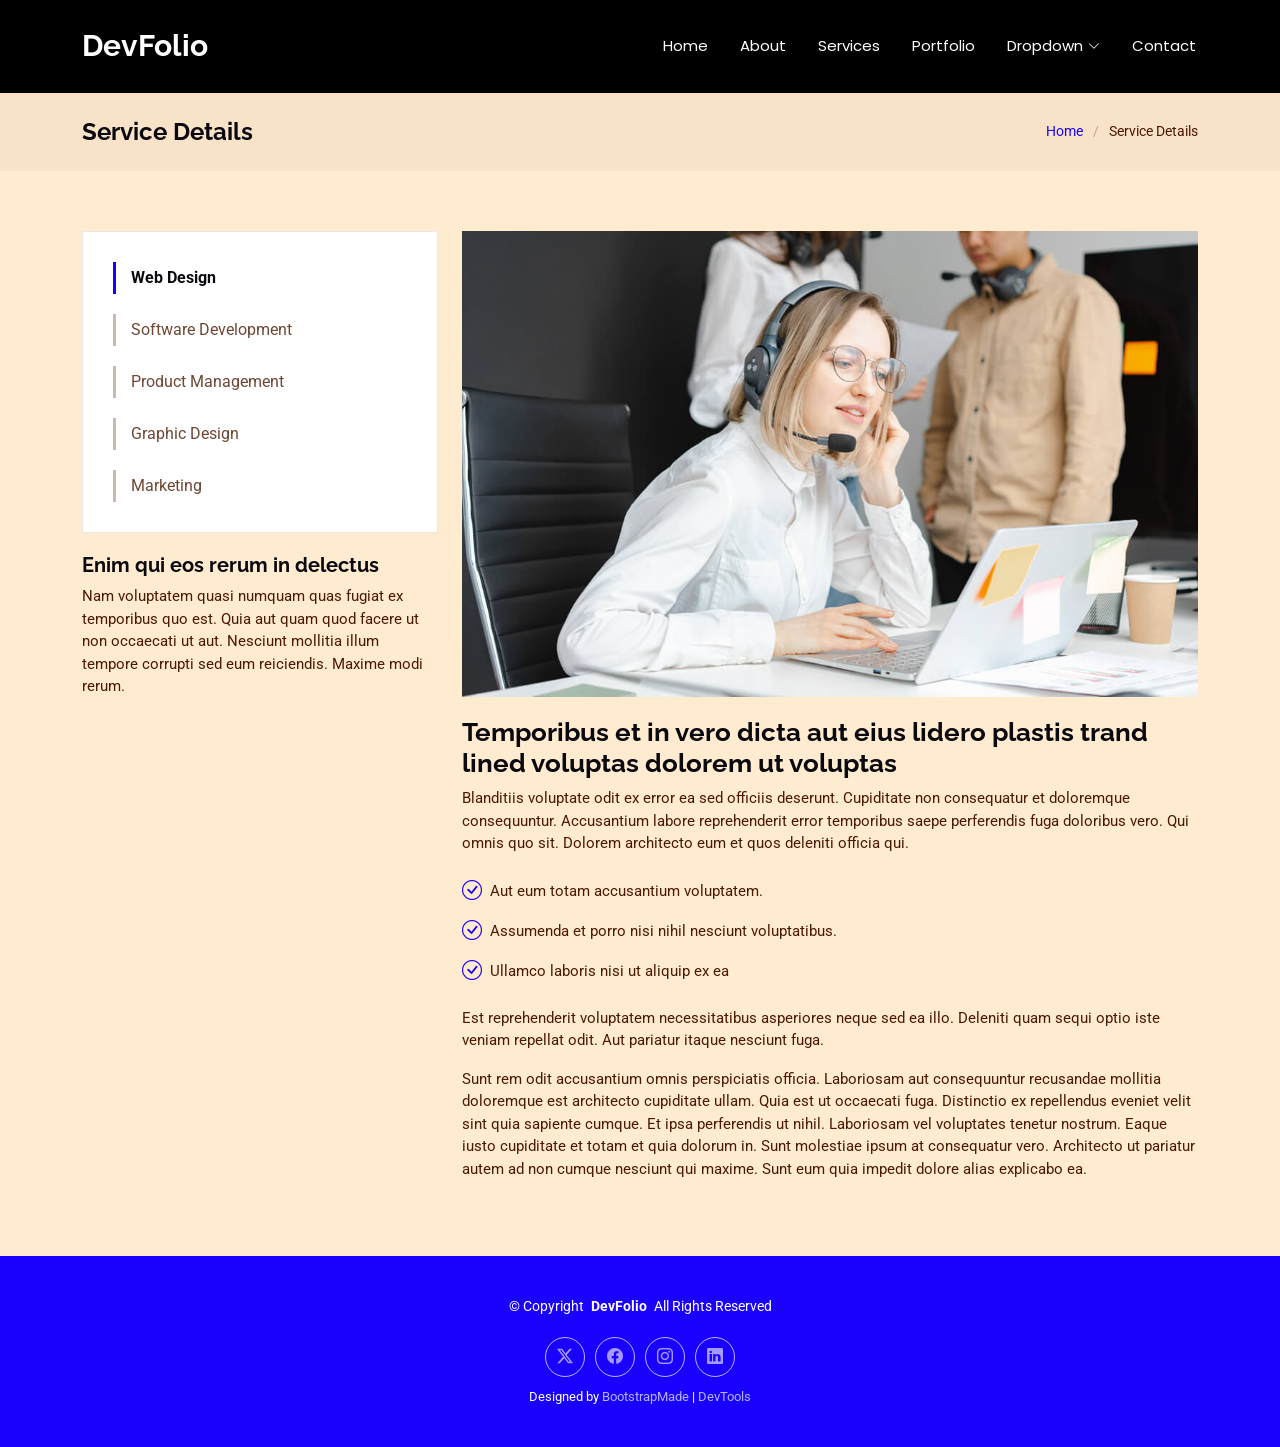
<file: service-details.html>
<!DOCTYPE html>
<html lang="en">

<head>
  <meta charset="utf-8">
  <meta content="width=device-width, initial-scale=1.0" name="viewport">
  <title>Service Details - DevFolio Bootstrap Template</title>
  <meta name="description" content="">
  <meta name="keywords" content="">

  <!-- Favicons -->
  <link href="assets/img/favicon.png" rel="icon">
  <link href="assets/img/apple-touch-icon.png" rel="apple-touch-icon">

  <!-- Fonts -->
  <link href="https://fonts.googleapis.com" rel="preconnect">
  <link href="https://fonts.gstatic.com" rel="preconnect" crossorigin>
  <link href="https://fonts.googleapis.com/css2?family=Roboto:ital,wght@0,100;0,300;0,400;0,500;0,700;0,900;1,100;1,300;1,400;1,500;1,700;1,900&family=Poppins:ital,wght@0,100;0,200;0,300;0,400;0,500;0,600;0,700;0,800;0,900;1,100;1,200;1,300;1,400;1,500;1,600;1,700;1,800;1,900&family=Raleway:ital,wght@0,100;0,200;0,300;0,400;0,500;0,600;0,700;0,800;0,900;1,100;1,200;1,300;1,400;1,500;1,600;1,700;1,800;1,900&display=swap" rel="stylesheet">

  <!-- Vendor CSS Files -->
  <link href="assets/vendor/bootstrap/css/bootstrap.min.css" rel="stylesheet">
  <link href="assets/vendor/bootstrap-icons/bootstrap-icons.css" rel="stylesheet">
  <link href="assets/vendor/aos/aos.css" rel="stylesheet">
  <link href="assets/vendor/glightbox/css/glightbox.min.css" rel="stylesheet">
  <link href="assets/vendor/swiper/swiper-bundle.min.css" rel="stylesheet">

  <!-- Main CSS File -->
  <link href="assets/css/main.css" rel="stylesheet">

  <!-- =======================================================
  * Template Name: DevFolio
  * Template URL: https://bootstrapmade.com/devfolio-bootstrap-portfolio-html-template/
  * Updated: Aug 07 2024 with Bootstrap v5.3.3
  * Author: BootstrapMade.com
  * License: https://bootstrapmade.com/license/
  ======================================================== -->
</head>

<body class="service-details-page">

  <header id="header" class="header d-flex align-items-center sticky-top">
    <div class="container-fluid container-xl position-relative d-flex align-items-center justify-content-between">

      <a href="index.html" class="logo d-flex align-items-center">
        <!-- Uncomment the line below if you also wish to use an image logo -->
        <!-- <img src="assets/img/logo.png" alt=""> -->
        <h1 class="sitename">DevFolio</h1>
      </a>

      <nav id="navmenu" class="navmenu">
        <ul>
          <li><a href="#hero">Home<br></a></li>
          <li><a href="#about">About</a></li>
          <li><a href="#services">Services</a></li>
          <li><a href="#portfolio">Portfolio</a></li>
          <li class="dropdown"><a href="#"><span>Dropdown</span> <i class="bi bi-chevron-down toggle-dropdown"></i></a>
            <ul>
              <li><a href="#">Dropdown 1</a></li>
              <li class="dropdown"><a href="#"><span>Deep Dropdown</span> <i class="bi bi-chevron-down toggle-dropdown"></i></a>
                <ul>
                  <li><a href="#">Deep Dropdown 1</a></li>
                  <li><a href="#">Deep Dropdown 2</a></li>
                  <li><a href="#">Deep Dropdown 3</a></li>
                  <li><a href="#">Deep Dropdown 4</a></li>
                  <li><a href="#">Deep Dropdown 5</a></li>
                </ul>
              </li>
              <li><a href="#">Dropdown 2</a></li>
              <li><a href="#">Dropdown 3</a></li>
              <li><a href="#">Dropdown 4</a></li>
            </ul>
          </li>
          <li><a href="#contact">Contact</a></li>
        </ul>
        <i class="mobile-nav-toggle d-xl-none bi bi-list"></i>
      </nav>

    </div>
  </header>

  <main class="main">

    <!-- Page Title -->
    <div class="page-title" data-aos="fade">
      <div class="container d-lg-flex justify-content-between align-items-center">
        <h1 class="mb-2 mb-lg-0">Service Details</h1>
        <nav class="breadcrumbs">
          <ol>
            <li><a href="index.html">Home</a></li>
            <li class="current">Service Details</li>
          </ol>
        </nav>
      </div>
    </div><!-- End Page Title -->

    <!-- Service Details Section -->
    <section id="service-details" class="service-details section">

      <div class="container">

        <div class="row gy-4">

          <div class="col-lg-4" data-aos="fade-up" data-aos-delay="100">
            <div class="services-list">
              <a href="#" class="active">Web Design</a>
              <a href="#">Software Development</a>
              <a href="#">Product Management</a>
              <a href="#">Graphic Design</a>
              <a href="#">Marketing</a>
            </div>

            <h4>Enim qui eos rerum in delectus</h4>
            <p>Nam voluptatem quasi numquam quas fugiat ex temporibus quo est. Quia aut quam quod facere ut non occaecati ut aut. Nesciunt mollitia illum tempore corrupti sed eum reiciendis. Maxime modi rerum.</p>
          </div>

          <div class="col-lg-8" data-aos="fade-up" data-aos-delay="200">
            <img src="assets/img/services.jpg" alt="" class="img-fluid services-img">
            <h3>Temporibus et in vero dicta aut eius lidero plastis trand lined voluptas dolorem ut voluptas</h3>
            <p>
              Blanditiis voluptate odit ex error ea sed officiis deserunt. Cupiditate non consequatur et doloremque consequuntur. Accusantium labore reprehenderit error temporibus saepe perferendis fuga doloribus vero. Qui omnis quo sit. Dolorem architecto eum et quos deleniti officia qui.
            </p>
            <ul>
              <li><i class="bi bi-check-circle"></i> <span>Aut eum totam accusantium voluptatem.</span></li>
              <li><i class="bi bi-check-circle"></i> <span>Assumenda et porro nisi nihil nesciunt voluptatibus.</span></li>
              <li><i class="bi bi-check-circle"></i> <span>Ullamco laboris nisi ut aliquip ex ea</span></li>
            </ul>
            <p>
              Est reprehenderit voluptatem necessitatibus asperiores neque sed ea illo. Deleniti quam sequi optio iste veniam repellat odit. Aut pariatur itaque nesciunt fuga.
            </p>
            <p>
              Sunt rem odit accusantium omnis perspiciatis officia. Laboriosam aut consequuntur recusandae mollitia doloremque est architecto cupiditate ullam. Quia est ut occaecati fuga. Distinctio ex repellendus eveniet velit sint quia sapiente cumque. Et ipsa perferendis ut nihil. Laboriosam vel voluptates tenetur nostrum. Eaque iusto cupiditate et totam et quia dolorum in. Sunt molestiae ipsum at consequatur vero. Architecto ut pariatur autem ad non cumque nesciunt qui maxime. Sunt eum quia impedit dolore alias explicabo ea.
            </p>
          </div>

        </div>

      </div>

    </section><!-- /Service Details Section -->

  </main>

  <footer id="footer" class="footer accent-background">

    <div class="container">
      <div class="copyright text-center ">
        <p>© <span>Copyright</span> <strong class="px-1 sitename">DevFolio</strong> <span>All Rights Reserved</span></p>
      </div>
      <div class="social-links d-flex justify-content-center">
        <a href=""><i class="bi bi-twitter-x"></i></a>
        <a href=""><i class="bi bi-facebook"></i></a>
        <a href=""><i class="bi bi-instagram"></i></a>
        <a href=""><i class="bi bi-linkedin"></i></a>
      </div>
      <div class="credits">
        <!-- All the links in the footer should remain intact. -->
        <!-- You can delete the links only if you've purchased the pro version. -->
        <!-- Licensing information: https://bootstrapmade.com/license/ -->
        <!-- Purchase the pro version with working PHP/AJAX contact form: [buy-url] -->
        Designed by <a href="https://bootstrapmade.com/">BootstrapMade</a> | <a href="https://bootstrapmade.com/tools/">DevTools</a>
      </div>
    </div>

  </footer>

  <!-- Scroll Top -->
  <a href="#" id="scroll-top" class="scroll-top d-flex align-items-center justify-content-center"><i class="bi bi-arrow-up-short"></i></a>

  <!-- Preloader -->
  <div id="preloader"></div>

  <!-- Vendor JS Files -->
  <script src="assets/vendor/bootstrap/js/bootstrap.bundle.min.js"></script>
  <script src="assets/vendor/php-email-form/validate.js"></script>
  <script src="assets/vendor/aos/aos.js"></script>
  <script src="assets/vendor/typed.js/typed.umd.js"></script>
  <script src="assets/vendor/waypoints/noframework.waypoints.js"></script>
  <script src="assets/vendor/purecounter/purecounter_vanilla.js"></script>
  <script src="assets/vendor/glightbox/js/glightbox.min.js"></script>
  <script src="assets/vendor/imagesloaded/imagesloaded.pkgd.min.js"></script>
  <script src="assets/vendor/isotope-layout/isotope.pkgd.min.js"></script>
  <script src="assets/vendor/swiper/swiper-bundle.min.js"></script>

  <!-- Main JS File -->
  <script src="assets/js/main.js"></script>

</body>

</html>
</file>
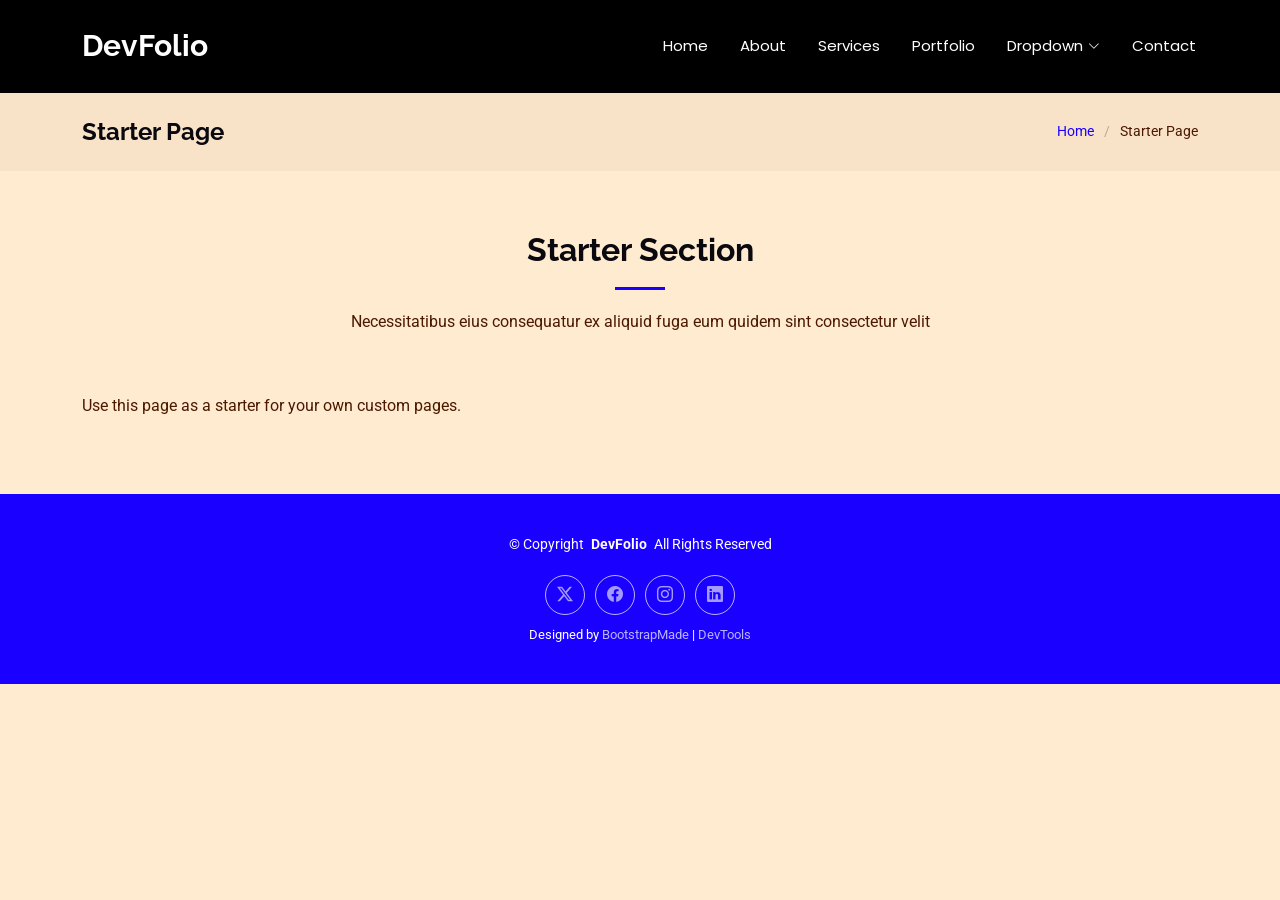
<file: starter-page.html>
<!DOCTYPE html>
<html lang="en">

<head>
  <meta charset="utf-8">
  <meta content="width=device-width, initial-scale=1.0" name="viewport">
  <title>Starter Page - DevFolio Bootstrap Template</title>
  <meta name="description" content="">
  <meta name="keywords" content="">

  <!-- Favicons -->
  <link href="assets/img/favicon.png" rel="icon">
  <link href="assets/img/apple-touch-icon.png" rel="apple-touch-icon">

  <!-- Fonts -->
  <link href="https://fonts.googleapis.com" rel="preconnect">
  <link href="https://fonts.gstatic.com" rel="preconnect" crossorigin>
  <link href="https://fonts.googleapis.com/css2?family=Roboto:ital,wght@0,100;0,300;0,400;0,500;0,700;0,900;1,100;1,300;1,400;1,500;1,700;1,900&family=Poppins:ital,wght@0,100;0,200;0,300;0,400;0,500;0,600;0,700;0,800;0,900;1,100;1,200;1,300;1,400;1,500;1,600;1,700;1,800;1,900&family=Raleway:ital,wght@0,100;0,200;0,300;0,400;0,500;0,600;0,700;0,800;0,900;1,100;1,200;1,300;1,400;1,500;1,600;1,700;1,800;1,900&display=swap" rel="stylesheet">

  <!-- Vendor CSS Files -->
  <link href="assets/vendor/bootstrap/css/bootstrap.min.css" rel="stylesheet">
  <link href="assets/vendor/bootstrap-icons/bootstrap-icons.css" rel="stylesheet">
  <link href="assets/vendor/aos/aos.css" rel="stylesheet">
  <link href="assets/vendor/glightbox/css/glightbox.min.css" rel="stylesheet">
  <link href="assets/vendor/swiper/swiper-bundle.min.css" rel="stylesheet">

  <!-- Main CSS File -->
  <link href="assets/css/main.css" rel="stylesheet">

  <!-- =======================================================
  * Template Name: DevFolio
  * Template URL: https://bootstrapmade.com/devfolio-bootstrap-portfolio-html-template/
  * Updated: Aug 07 2024 with Bootstrap v5.3.3
  * Author: BootstrapMade.com
  * License: https://bootstrapmade.com/license/
  ======================================================== -->
</head>

<body class="starter-page-page">

  <header id="header" class="header d-flex align-items-center sticky-top">
    <div class="container-fluid container-xl position-relative d-flex align-items-center justify-content-between">

      <a href="index.html" class="logo d-flex align-items-center">
        <!-- Uncomment the line below if you also wish to use an image logo -->
        <!-- <img src="assets/img/logo.png" alt=""> -->
        <h1 class="sitename">DevFolio</h1>
      </a>

      <nav id="navmenu" class="navmenu">
        <ul>
          <li><a href="#hero">Home<br></a></li>
          <li><a href="#about">About</a></li>
          <li><a href="#services">Services</a></li>
          <li><a href="#portfolio">Portfolio</a></li>
          <li class="dropdown"><a href="#"><span>Dropdown</span> <i class="bi bi-chevron-down toggle-dropdown"></i></a>
            <ul>
              <li><a href="#">Dropdown 1</a></li>
              <li class="dropdown"><a href="#"><span>Deep Dropdown</span> <i class="bi bi-chevron-down toggle-dropdown"></i></a>
                <ul>
                  <li><a href="#">Deep Dropdown 1</a></li>
                  <li><a href="#">Deep Dropdown 2</a></li>
                  <li><a href="#">Deep Dropdown 3</a></li>
                  <li><a href="#">Deep Dropdown 4</a></li>
                  <li><a href="#">Deep Dropdown 5</a></li>
                </ul>
              </li>
              <li><a href="#">Dropdown 2</a></li>
              <li><a href="#">Dropdown 3</a></li>
              <li><a href="#">Dropdown 4</a></li>
            </ul>
          </li>
          <li><a href="#contact">Contact</a></li>
        </ul>
        <i class="mobile-nav-toggle d-xl-none bi bi-list"></i>
      </nav>

    </div>
  </header>

  <main class="main">

    <!-- Page Title -->
    <div class="page-title" data-aos="fade">
      <div class="container d-lg-flex justify-content-between align-items-center">
        <h1 class="mb-2 mb-lg-0">Starter Page</h1>
        <nav class="breadcrumbs">
          <ol>
            <li><a href="index.html">Home</a></li>
            <li class="current">Starter Page</li>
          </ol>
        </nav>
      </div>
    </div><!-- End Page Title -->

    <!-- Starter Section Section -->
    <section id="starter-section" class="starter-section section">

      <!-- Section Title -->
      <div class="container section-title" data-aos="fade-up">
        <h2>Starter Section</h2>
        <p>Necessitatibus eius consequatur ex aliquid fuga eum quidem sint consectetur velit</p>
      </div><!-- End Section Title -->

      <div class="container" data-aos="fade-up">
        <p>Use this page as a starter for your own custom pages.</p>
      </div>

    </section><!-- /Starter Section Section -->

  </main>

  <footer id="footer" class="footer accent-background">

    <div class="container">
      <div class="copyright text-center ">
        <p>© <span>Copyright</span> <strong class="px-1 sitename">DevFolio</strong> <span>All Rights Reserved</span></p>
      </div>
      <div class="social-links d-flex justify-content-center">
        <a href=""><i class="bi bi-twitter-x"></i></a>
        <a href=""><i class="bi bi-facebook"></i></a>
        <a href=""><i class="bi bi-instagram"></i></a>
        <a href=""><i class="bi bi-linkedin"></i></a>
      </div>
      <div class="credits">
        <!-- All the links in the footer should remain intact. -->
        <!-- You can delete the links only if you've purchased the pro version. -->
        <!-- Licensing information: https://bootstrapmade.com/license/ -->
        <!-- Purchase the pro version with working PHP/AJAX contact form: [buy-url] -->
        Designed by <a href="https://bootstrapmade.com/">BootstrapMade</a> | <a href="https://bootstrapmade.com/tools/">DevTools</a>
      </div>
    </div>

  </footer>

  <!-- Scroll Top -->
  <a href="#" id="scroll-top" class="scroll-top d-flex align-items-center justify-content-center"><i class="bi bi-arrow-up-short"></i></a>

  <!-- Preloader -->
  <div id="preloader"></div>

  <!-- Vendor JS Files -->
  <script src="assets/vendor/bootstrap/js/bootstrap.bundle.min.js"></script>
  <script src="assets/vendor/php-email-form/validate.js"></script>
  <script src="assets/vendor/aos/aos.js"></script>
  <script src="assets/vendor/typed.js/typed.umd.js"></script>
  <script src="assets/vendor/waypoints/noframework.waypoints.js"></script>
  <script src="assets/vendor/purecounter/purecounter_vanilla.js"></script>
  <script src="assets/vendor/glightbox/js/glightbox.min.js"></script>
  <script src="assets/vendor/imagesloaded/imagesloaded.pkgd.min.js"></script>
  <script src="assets/vendor/isotope-layout/isotope.pkgd.min.js"></script>
  <script src="assets/vendor/swiper/swiper-bundle.min.js"></script>

  <!-- Main JS File -->
  <script src="assets/js/main.js"></script>

</body>

</html>
</file>
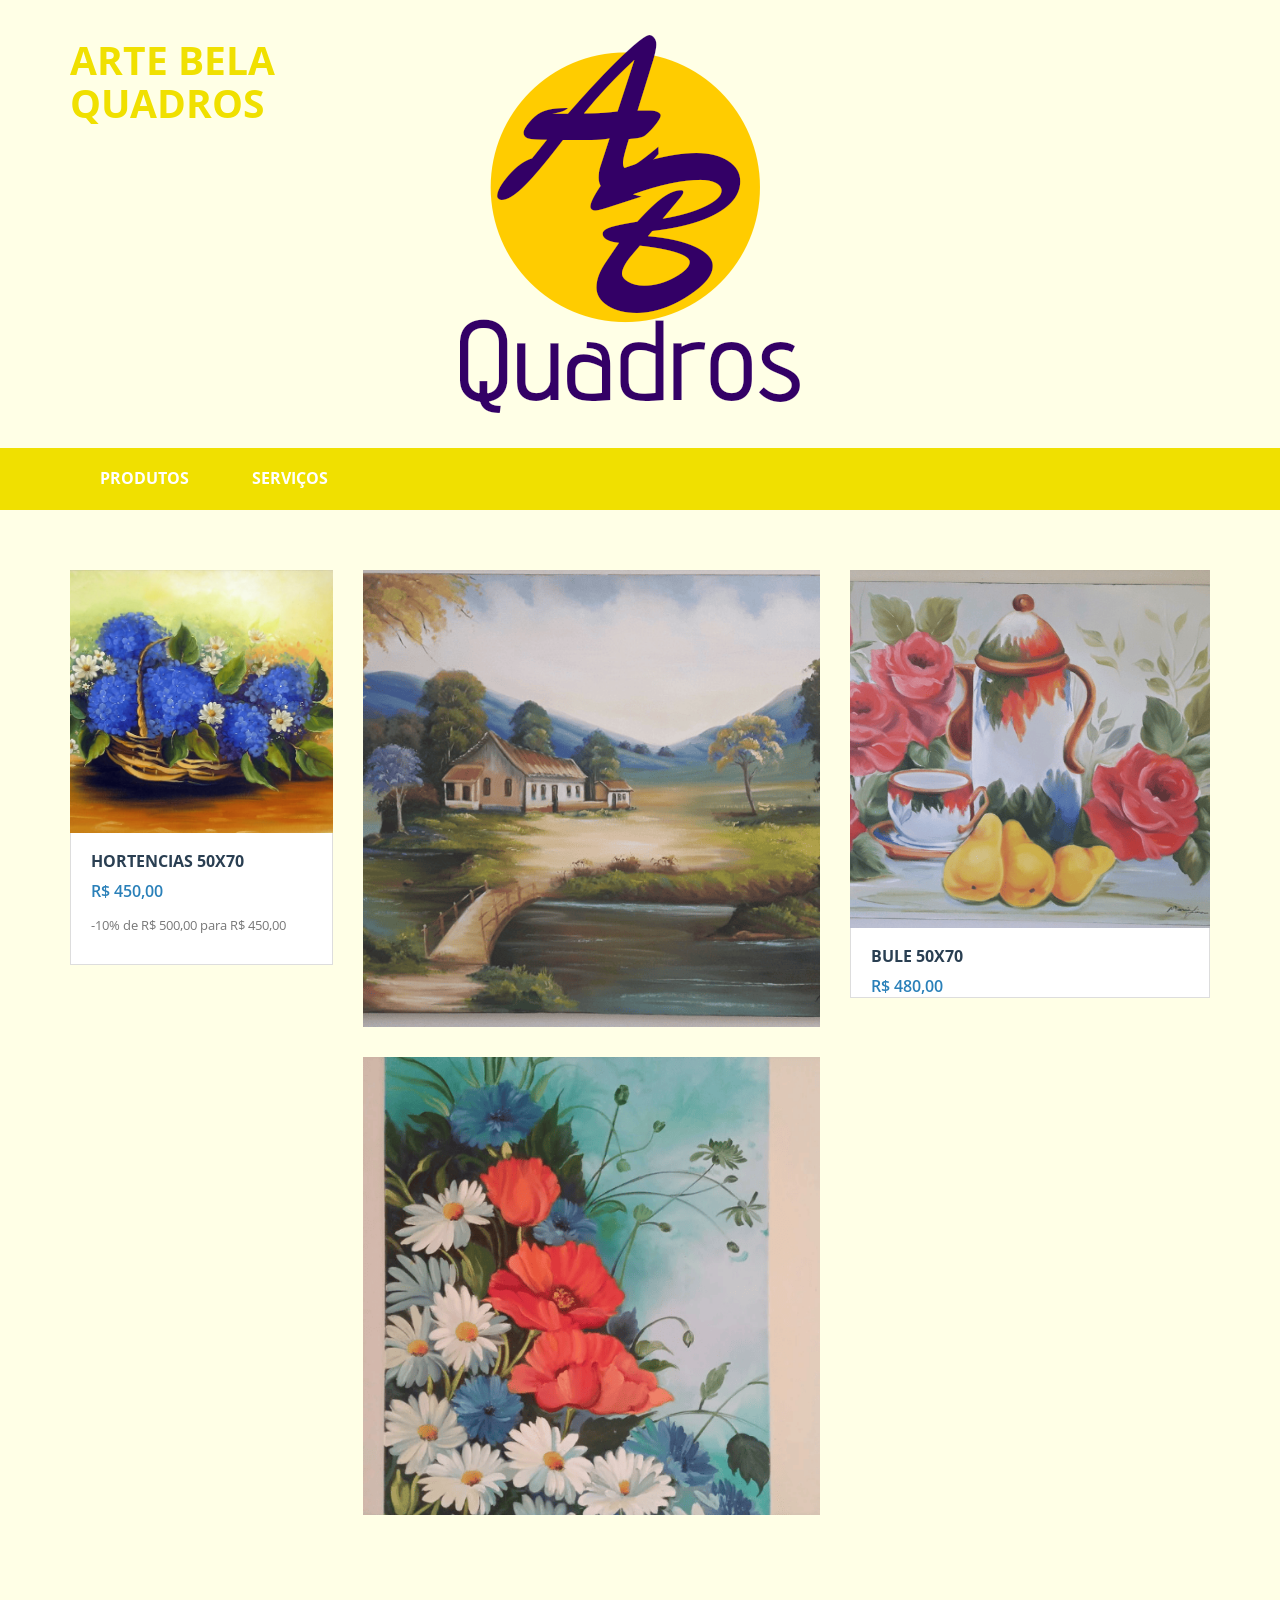
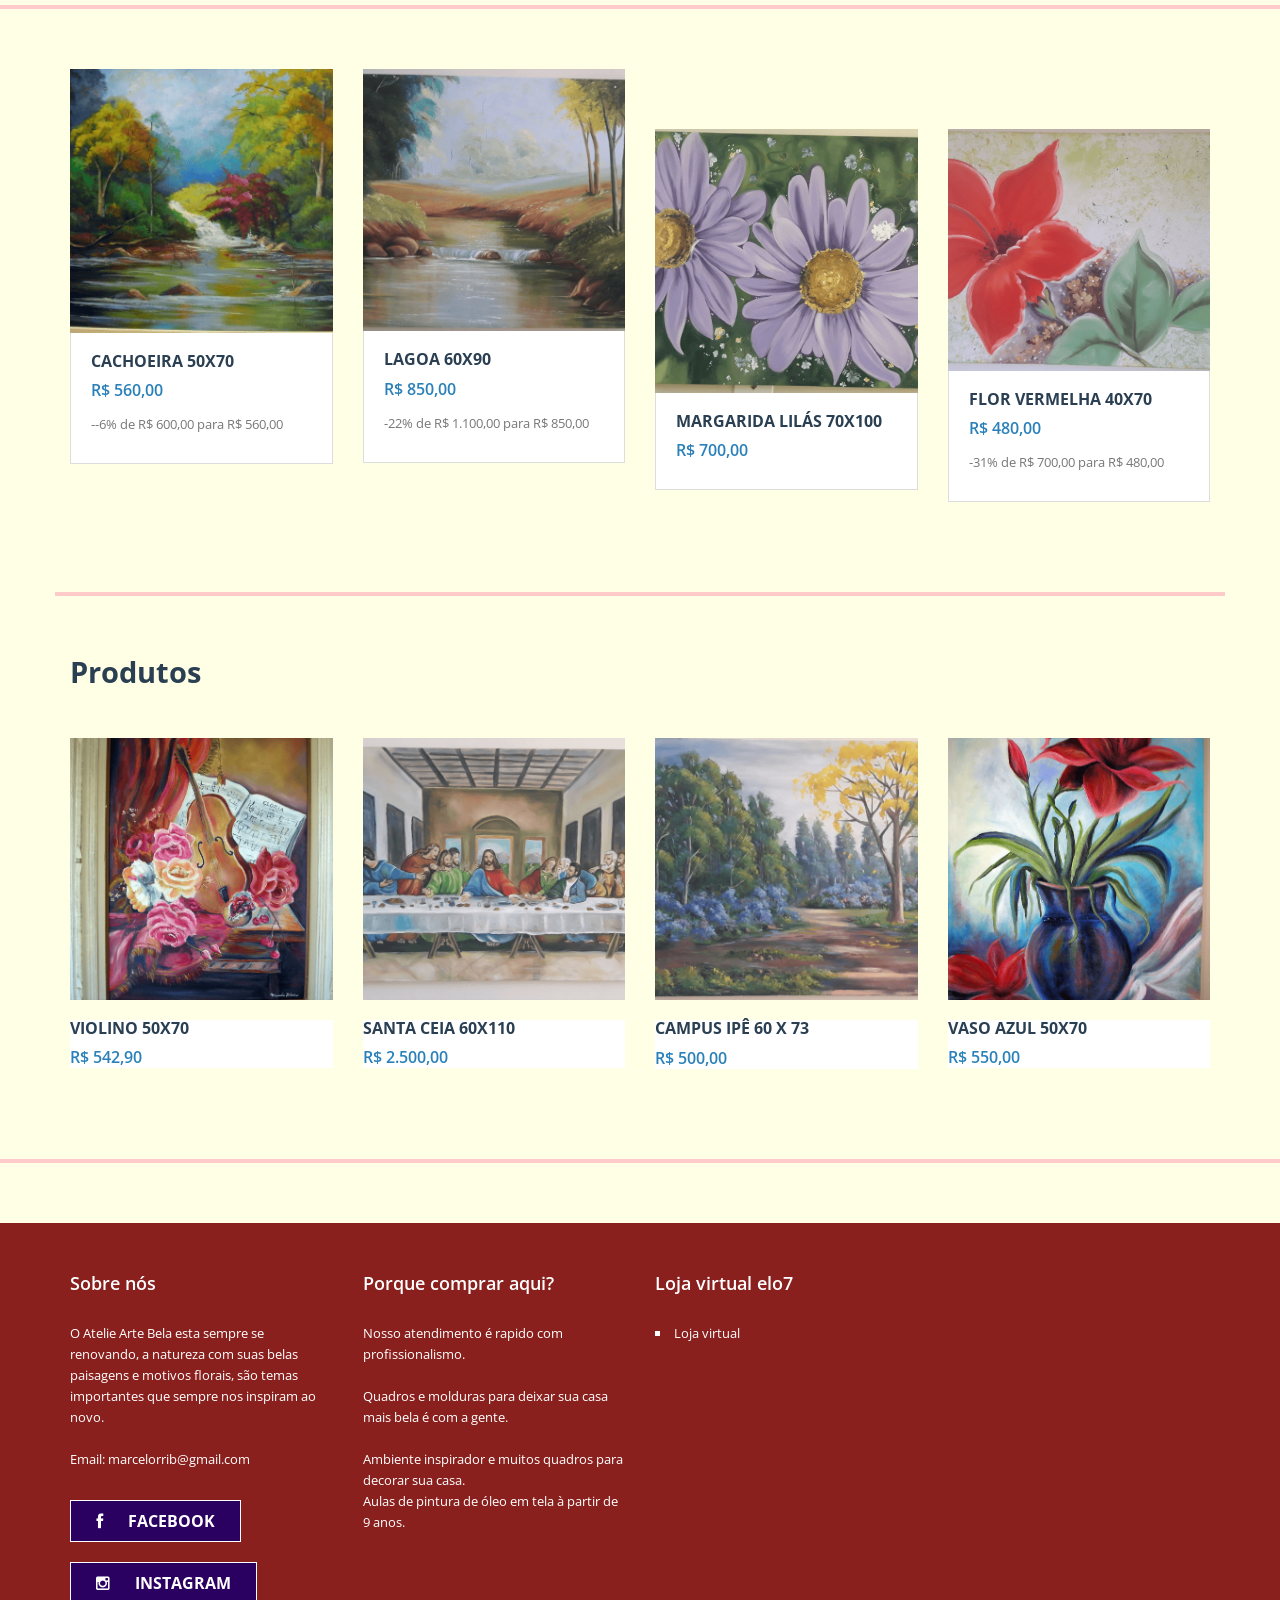
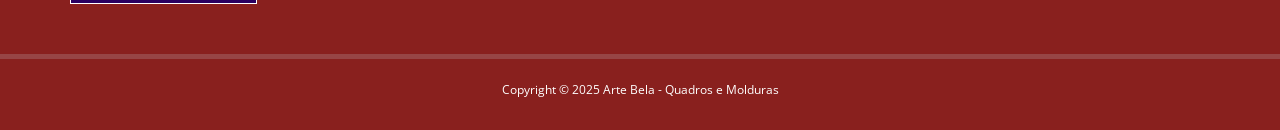
<file: arte_bela_site/index_arte_bela.html>
<!DOCTYPE html>
<!--[if lt IE 7]><html class="no-js lt-ie9 lt-ie8 lt-ie7"> <![endif]-->
<!--[if IE 7]><html class="no-js lt-ie9 lt-ie8"> <![endif]-->
<!--[if IE 8]><html class="no-js lt-ie9"> <![endif]-->
<!--[if gt IE 8]><!--> <html class="no-js"> <!--<![endif]-->
<head>
<!-- 
Kool Store Template
http://www.templatemo.com/preview/templatemo_428_kool_store
-->
    <meta charset="utf-8">
    <link rel="shortcut icon" href="images/Logo Arte bela icon Roxo.png " />

    <title>Arte Bela - Quadros e molduras</title>

    <meta name="description" content="">
    <meta name="viewport" content="width=device-width">

    <link href="http://fonts.googleapis.com/css?family=Open+Sans:400,300,600,700,800" rel="stylesheet">

    <link rel="stylesheet" href="css/bootstrap.css">
    <link rel="stylesheet" href="css/normalize.min.css">
    <link rel="stylesheet" href="css/font-awesome.min.css">
    <link rel="stylesheet" href="css/animate.css">
    <link rel="stylesheet" href="css/templatemo-misc.css">
    <link rel="stylesheet" href="css/templatemo-style.css">

    <script src="js/vendor/modernizr-2.6.2.min.js"></script>

</head>
<body>
    <!--[if lt IE 7]>
    <p class="chromeframe">You are using an <strong>outdated</strong> browser. Please <a href="http://browsehappy.com/">upgrade your browser</a> or <a href="http://www.google.com/chromeframe/?redirect=true">activate Google Chrome Frame</a> to improve your experience.</p>
    <![endif]-->
                            <div class="clearfix"></div>
                        </div> <!-- /.social-icons -->
                    </div> <!-- /.col-md-6 -->
                </div> <!-- /.row -->
            </div> <!-- /.container -->
        </div> <!-- /.top-header -->
        <div class="main-header">
            <div class="container">
                <div class="row">
                    <div class="col-md-4 col-sm-6 col-xs-8">
                        <div class="logo">
                            <h1><a href="#">Arte bela Quadros</a></h1>
                            
                        </div> <!-- /.logo -->
                    </div> <!-- /.col-md-4 -->
                    <div class="col-md-8 col-sm-6 col-xs-4">
                        <div class="">
                            <img  src="Logo Arte bela Roxo.png"  class="logoo">
                            </a>
                            
                        </div> <!-- /.main-menu -->
                    </div> <!-- /.col-md-8 -->
                </div> <!-- /.row -->
            </div> <!-- /.container -->
        </div> <!-- /.main-header -->
    </div>
                        </div> <!-- /.social-icons -->
                    </div> <!-- /.col-md-6 -->
                </div> <!-- /.row -->
            </div> <!-- /.container -->
        </div> <!-- /.top-header -->
       
                        </div> <!-- /.logo -->
                    </div> <!-- /.col-md-4 -->
                            
                        </div> <!-- /.main-menu -->
                    </div> <!-- /.col-md-8 -->
                </div> <!-- /.row -->
            </div> <!-- /.container -->
        </div> <!-- /.main-header -->
        <div class="main-nav">
            <div class="container">
                <div class="row">
                    <div class="col-md-6 col-sm-7">
                        <div class="list-menu">
                            <ul>
                                <li><a href="index.html">Produtos</a></li>
                                <li><a href="product-detail.html">Serviços</a></li>
                            </ul>
                        </div> <!-- /.list-menu -->
                    </div> <!-- /.col-md-6 -->
                    <div class="col-md-6 col-sm-5">
                        <div class="notification">
                            <span></span>
                        </div>
                    </div> <!-- /.col-md-6 -->
                </div> <!-- /.row -->
            </div> <!-- /.container -->
        </div> <!-- /.main-nav -->
    </header> <!-- /.site-header -->

    <div class="content-section">
        <div class="container">
            <div class="row">
                <div class="col-md-3">
                    <div class="product-item-1">
                        <div class="product-thumb">
                            <img src="images/Quadro1.png" alt="Product Title">
                        </div> <!-- /.product-thumb -->
                        <div class="product-content">
                            <h5><a href="#">Hortencias 50x70</a></h5>
                            <span class="tagline"></span>
                            <span class="price">R$ 450,00</span>
                            <p>-10% de R$ 500,00 para R$ 450,00</p>
                        </div> <!-- /.product-content -->
                    </div> <!-- /.product-item -->
                </div> <!-- /.col-md-3 -->
                
                <div class="col-md-5">
                    <div class="product-holder">
                        <div class="product-item-2">
                            <div class="product-thumb">
                                <img src="images/Quadro3.png" alt="Product Title">
                            </div> <!-- /.product-thumb -->
                            <div class="product-content overlay">
                                <h5><a href="#">Lago sereno 60x90</a></h5>
                                <span class="tagline"></span>
                                <span class="price">R$ 780,00</span>
                                <p>-13% de R$ 900,00 para R$ 780,00</p>
                            </div> <!-- /.product-content -->
                        </div> <!-- /.product-item-2 -->
                        <div class="product-item-2">
                            <div class="product-thumb">
                                <img src="images/Quadro2.png" alt="Product Title">
                            </div> <!-- /.product-thumb -->
                            <div class="product-content overlay">
                                <h5><a href="#">Flores 40x60</a></h5>
                                <span class="tagline"></span>
                                <span class="price">R$ 353,50</span>
                                <p>-25% de R$ 472,10 para R$ 353,50</p>
                            </div> <!-- /.product-content -->
                        </div> <!-- /.product-item-2 -->
                        <div class="clearfix"></div>
                    </div> <!-- /.product-holder -->
                </div> <!-- /.col-md-5 -->
                <div class="col-md-4">
                    <div class="product-item-3">
                        <div class="product-thumb">
                            <img src="images/Quadro4.png" alt="">
                        </div> <!-- /.product-thumb -->
                        <div class="product-content">
                            <div class="row">
                                <div class="col-md-6 col-sm-6">
                                    <h5><a href="#">Bule 50x70</a></h5>
                                    <span class="tagline"></span>
                                    <span class="price">R$ 480,00</span>
                                </div> <!-- /.col-md-6 -->
                                <div class="col-md-6 col-sm-6">
                                    <div class="full-row">
                                      
                                    </div>
                                    <div class="full-row">
                                       
                                    </div>
                                </div> <!-- /.col-md-6 -->
                                
                                       
                                    </div> <!-- /.button-holder -->
                                </div> <!-- /.col-md-12 -->
                            </div> <!-- /.row -->
                        </div> <!-- /.product-content -->
                    </div> <!-- /.product-item-3 -->
                </div> <!-- /.col-md-4 -->
            </div> <!-- /.row -->
            <div class="content-section">
                <div class="container">
                    <div class="row">
                        <div class="col-md-3">
                            <div class="product-item-1">
                                <div class="product-thumb">
                                    <img src="images/Quadro5.png" alt="Product Title">
                                </div> <!-- /.product-thumb -->
                                <div class="product-content">
                                    <h5><a href="#">Cachoeira 50x70</a></h5>
                                    <span class="tagline"></span>
                                    <span class="price">R$ 560,00</span>
                                    <p>--6% de R$ 600,00 para R$ 560,00</p>
                                </div> <!-- /.product-content -->
                            </div> <!-- /.product-item -->
                        </div> <!-- /.col-md-3 -->
            
           
                
                    <div class="container">
                        <div class="row">
                            <div class="col-md-3">
                                <div class="product-item-1">
                                    <div class="product-thumb">
                                        <img src="images/Quadro6.png" alt="Product Title">
                                    </div> <!-- /.product-thumb -->
                                    <div class="product-content">
                                        <h5><a href="#">Lagoa 60x90</a></h5>
                                        <span class="tagline"></span>
                                        <span class="price">R$ 850,00</span>
                                        <p>-22% de R$ 1.100,00 para R$ 850,00</p>
                                    </div> <!-- /.product-content -->
                                </div> <!-- /.product-item -->
                            </div> <!-- /.col-md-3 -->
                            <div class="content-section">
                                <div class="container">
                                    <div class="row">
                                        <div class="col-md-3">
                                            <div class="product-item-1">
                                                <div class="product-thumb">
                                                    <img src="images/Quadro7.png" alt="Product Title">
                                                </div> <!-- /.product-thumb -->
                                                <div class="product-content">
                                                    <h5><a href="#">Margarida Lilás 70x100</a></h5>
                                                    <span class="tagline"></span>
                                                    <span class="price">R$ 700,00</span>
                                                    <p></p>
                                                </div> <!-- /.product-content -->
                                            </div> <!-- /.product-item -->
                                        </div> <!-- /.col-md-3 -->
                        
                    <div class="container">
                        <div class="row">
                            <div class="col-md-3">
                                <div class="product-item-1">
                                    <div class="product-thumb">
                                        <img src="images/Quadro8.png" alt="Product Title">
                                    </div> <!-- /.product-thumb -->
                                    <div class="product-content">
                                        <h5><a href="#">Flor Vermelha 40x70</a></h5>
                                        <span class="tagline"></span>
                                        <span class="price">R$ 480,00</span>
                                        <p>-31% de R$ 700,00 para R$ 480,00</p>
                                    </div> <!-- /.product-content -->
                                </div> <!-- /.product-item -->
                            </div> <!-- /.col-md-3 -->            
                
                    </div> <!-- /.ads-placement -->
                </div> <!-- /.col-md-4 -->
            </div> <!-- /.row -->
        </div> <!-- /.container -->
    </div> <!-- /.content-section -->


        <div class="container">
            <div class="row">
                <div class="col-md-12 section-title">
                    <h2>Produtos</h2>
                </div> <!-- /.section -->
            </div> <!-- /.row -->
            <div class="row">
                <div class="col-md-3 col-sm-6">
                    <div class="product-item">
                        <div class="product-thumb">
                            <img src="images/QuadroP1.png" alt="">
                        </div> <!-- /.product-thum -->
                        <div class="product-content">
                            <h5><a href="#">Violino 50x70</a></h5>
                            <span class="price">R$ 542,90</span>
                        </div> <!-- /.product-content -->
                    </div> <!-- /.product-item -->
                </div> <!-- /.col-md-3 -->
                <div class="col-md-3 col-sm-6">
                    <div class="product-item">
                        <div class="product-thumb">
                            <img src="images/QuadroP2.png" alt="">
                        </div> <!-- /.product-thum -->
                        <div class="product-content">
                            <h5><a href="#">Santa ceia 60x110</a></h5>
                            <span class="price">R$ 2.500,00</span>
                        </div> <!-- /.product-content -->
                    </div> <!-- /.product-item -->
                </div> <!-- /.col-md-3 -->
                <div class="col-md-3 col-sm-6">
                    <div class="product-item">
                        <div class="product-thumb">
                            <img src="images/QuadroP3.png" alt="">
                        </div> <!-- /.product-thum -->
                        <div class="product-content">
                            <h5><a href="#">Campus Ipê 60 x 73</a></h5>
                            <span class="price">R$ 500,00</span>
                        </div> <!-- /.product-content -->
                    </div> <!-- /.product-item -->
                </div> <!-- /.col-md-3 -->
                <div class="col-md-3 col-sm-6">
                    <div class="product-item">
                        <div class="product-thumb">
                            <img src="images/QuadroP4.png" alt="">
                        </div> <!-- /.product-thum -->
                        <div class="product-content">
                            <h5><a href="#">Vaso azul 50x70</a></h5>
                            <span class="price">R$ 550,00</span>
                            


            </div> <!-- /.row -->
        </div> <!-- /.container -->
  <!-- /.content-section -->

    
                         
                    </div> <!-- /.product-item-vote -->
                </div> <!-- /.col-md-3 -->
            </div> <!-- /.row -->
        </div> <!-- /.container -->
    </div> <!-- /.content-section -->


</div> <!-- /.product-content -->
</div> <!-- /.product-item-vote -->
</div> <!-- /.col-md-3 -->
</div> <!-- /.row -->
</div> <!-- /.container -->
</div> <!-- /.content-section -->
    <footer class="site-footer">
        
         <div class="main-footer">
            <div class="container">
                <div class="row">
                    <div class="col-md-3">
                        <div class="footer-widget">
                            <h3 class="widget-title">Sobre nós</h3>
                            O Atelie Arte Bela esta sempre se renovando, a natureza com suas belas paisagens e motivos florais, são temas importantes que sempre nos inspiram ao novo. <br><br>Email: marcelorrib@gmail.com
                            <ul class="follow-us">
                                <li><a href="https://www.facebook.com/artebelaa/?locale=pt_BR" target="_blank"><i class="fa fa-facebook"></i>Facebook</a></li>
                                <li><a href="https://www.instagram.com/atelier_artebela/" target="_blank"><i class="fa fa-instagram"></i>Instagram</a></li>
                            </ul> <!-- /.follow-us -->
                        </div> <!-- /.footer-widget -->
                    </div> <!-- /.col-md-3 -->
                    <div class="col-md-3">
                        <div class="footer-widget">
                            <h3 class="widget-title">Porque comprar aqui?</h3>
                            Nosso atendimento é rapido com profissionalismo.
                            <br><br>Quadros e molduras para deixar sua casa mais bela é com a gente.
                            <br><br>Ambiente inspirador e muitos quadros para decorar sua casa. </a><br>Aulas de pintura de óleo em tela à partir de 9 anos. 
                        </div> <!-- /.footer-widget -->
                    </div> <!-- /.col-md-3 -->
                    <div class="col-md-2">
                        <div class="footer-widget">
                            <h3 class="widget-title">Loja virtual elo7</h3>
                            <ul>
                                <li><a href="https://www.elo7.com.br/artebela">Loja virtual</a></li>
                                <a href="#"></a></li>
                                <a href="#"></a></li>
                                <a href="#"></a></li>
                                <a href="#"></a></li>
                            </ul>
                        </div> <!-- /.footer-widget -->
                    </div> <!-- /.col-md-2 -->
                    <div class="col-md-4">
                        <div class="footer-widget">
                            </div> <!-- /.newsletter -->
                        </div> <!-- /.footer-widget -->
                    </div> <!-- /.col-md-4 -->
                </div> <!-- /.row -->
            </div> <!-- /.container -->
        </div> <!-- /.main-footer -->
        <div class="bottom-footer">
            <div class="container">
                <div class="row">
                    <div class="col-md-12 text-center">
                        <span>Copyright &copy; 2025 <a href="#">Arte Bela - Quadros e Molduras</a></span>
                        <p></p>
                    </div> <!-- /.col-md-12 -->
                </div> <!-- /.row -->
            </div> <!-- /.container -->
        </div> <!-- /.bottom-footer -->
    </footer> <!-- /.site-footer -->


    
    <script src="js/vendor/jquery-1.10.1.min.js"></script>
    <script>window.jQuery || document.write('<script src="js/vendor/jquery-1.10.1.min.js"><\/script>')</script>
    <script src="js/jquery.easing-1.3.js"></script>
    <script src="js/bootstrap.js"></script>
    <script src="js/plugins.js"></script>
    <script src="js/main.js"></script>


</body>
</html>
</file>
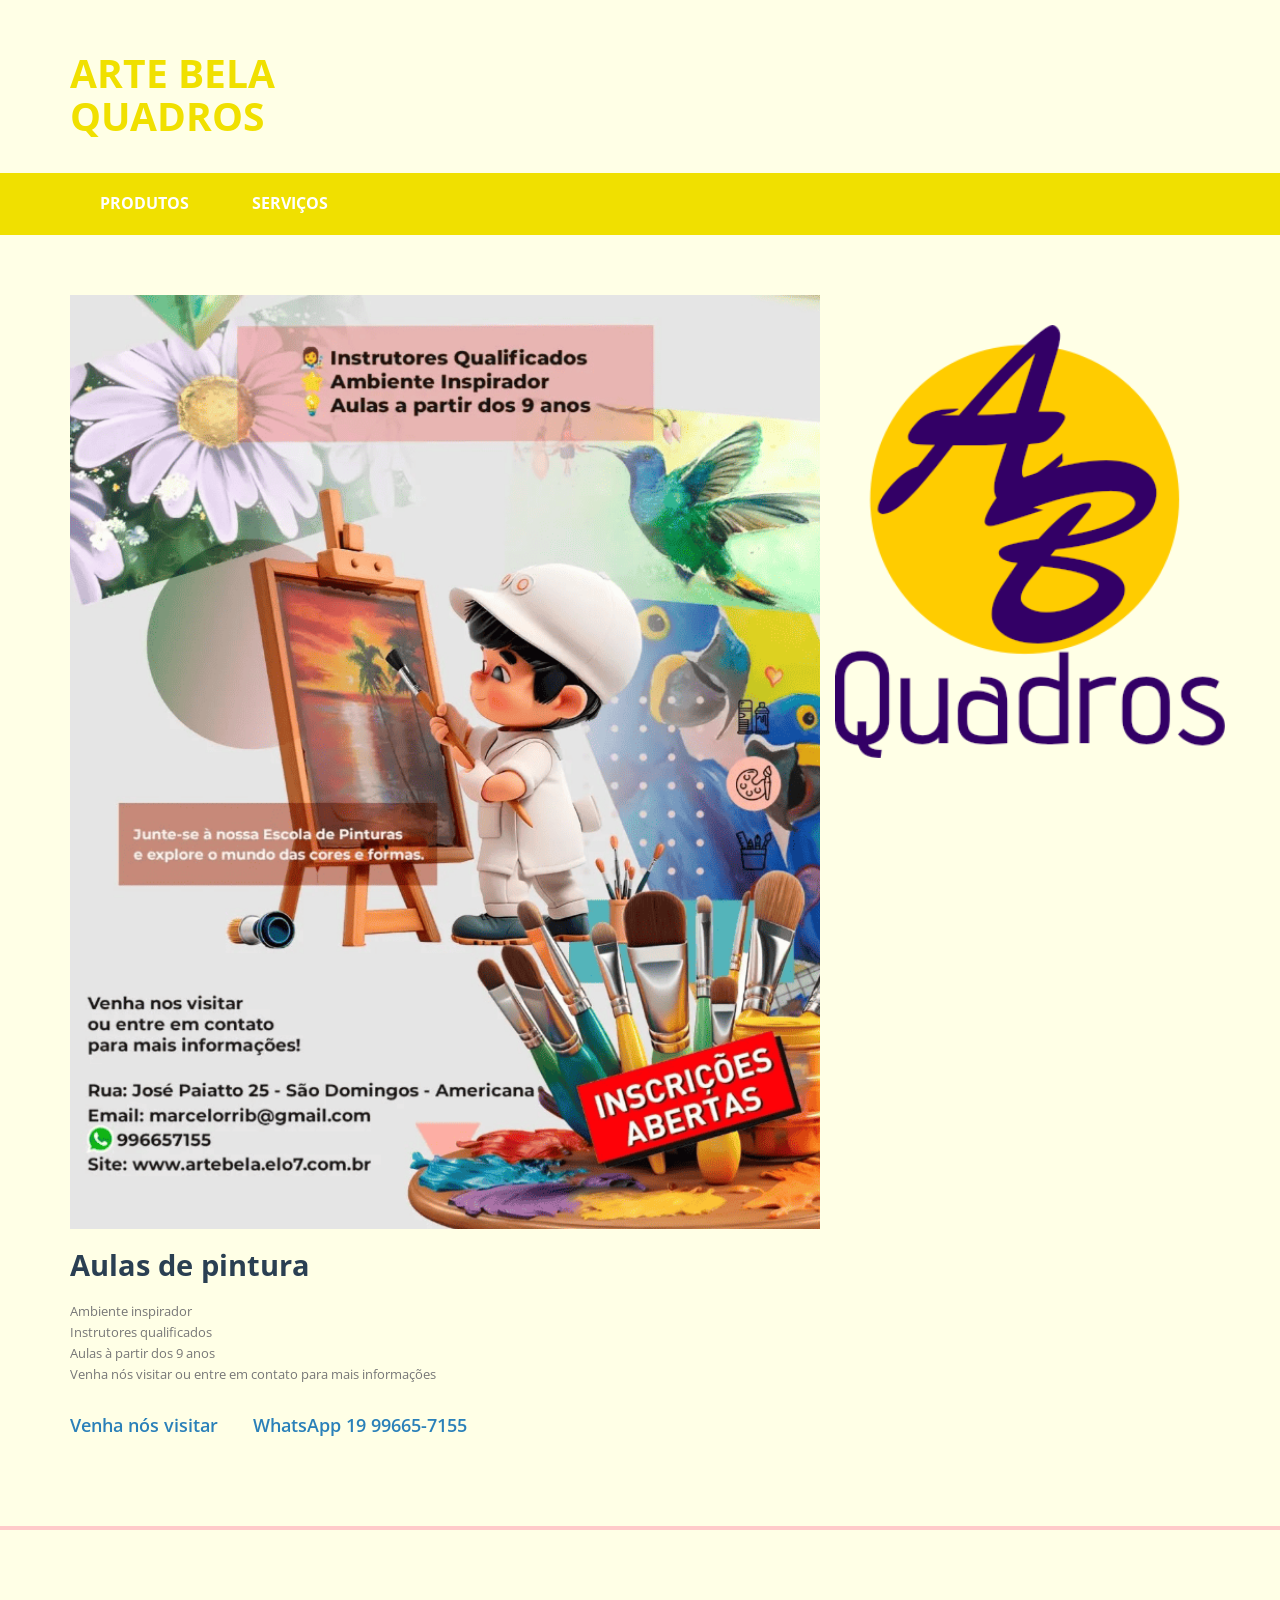
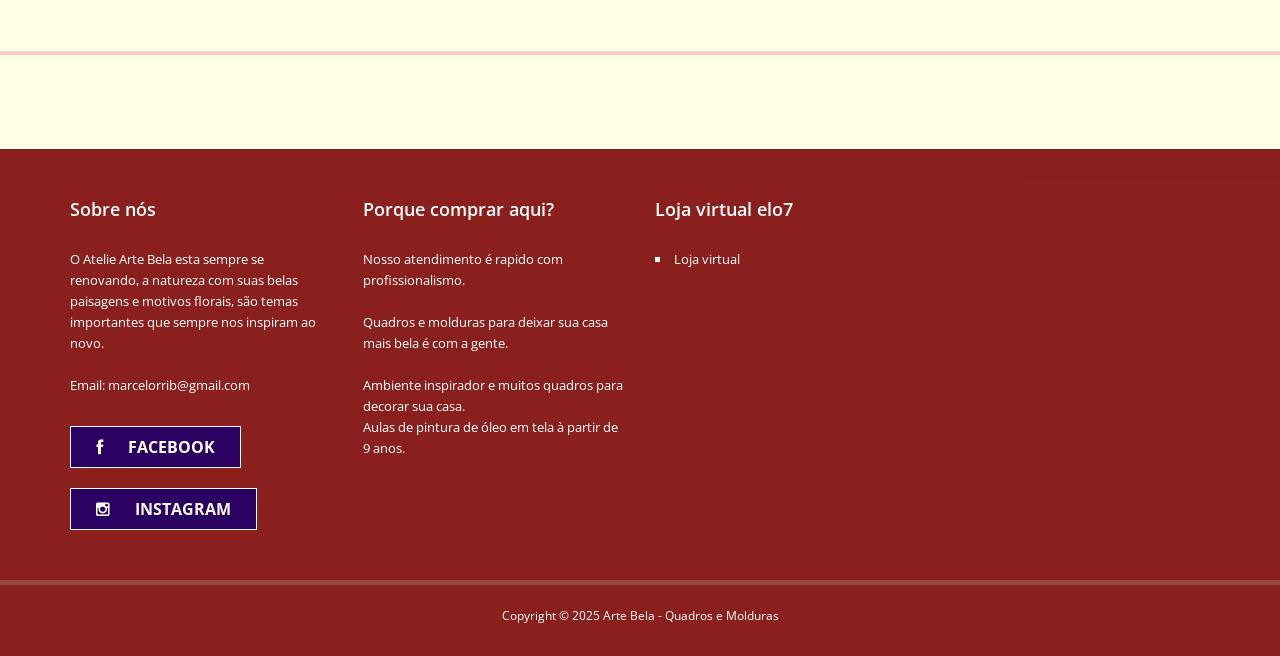
<file: arte_bela_site/product-detail.html>
<!DOCTYPE html>
<!--[if lt IE 7]><html class="no-js lt-ie9 lt-ie8 lt-ie7"> <![endif]-->
<!--[if IE 7]><html class="no-js lt-ie9 lt-ie8"> <![endif]-->
<!--[if IE 8]><html class="no-js lt-ie9"> <![endif]-->
<!--[if gt IE 8]><!--> <html class="no-js"> <!--<![endif]-->
<head>
<!-- 
Kool Store Template
http://www.templatemo.com/preview/templatemo_428_kool_store
-->
    <meta charset="utf-8">
    <link rel="shortcut icon" href="images/Logo Arte bela icon Roxo.png " />

    <title>Arte Bela - Quadros e molduras</title>

    <meta name="description" content="">
    <meta name="viewport" content="width=device-width">

    <link href="http://fonts.googleapis.com/css?family=Open+Sans:400,300,600,700,800" rel="stylesheet">

    <link rel="stylesheet" href="css/bootstrap.css">
    <link rel="stylesheet" href="css/normalize.min.css">
    <link rel="stylesheet" href="css/font-awesome.min.css">
    <link rel="stylesheet" href="css/animate.css">
    <link rel="stylesheet" href="css/templatemo-misc.css">
    <link rel="stylesheet" href="css/templatemo-style.css">

    <script src="js/vendor/modernizr-2.6.2.min.js"></script>

</head>
<body>
    <!--[if lt IE 7]>
    <p class="chromeframe">You are using an <strong>outdated</strong> browser. Please <a href="http://browsehappy.com/">upgrade your browser</a> or <a href="http://www.google.com/chromeframe/?redirect=true">activate Google Chrome Frame</a> to improve your experience.</p>
    <![endif]-->

    
    <header class="site-header">

            <div class="container">
                <div class="row">
                    <div class="col-md-6 col-sm-6">
                        <div class="top-header-left">
                          
                        </div> <!-- /.top-header-left -->
                    </div> <!-- /.col-md-6 -->
                    
                            <ul>
                                
                            </ul>
                            <div class="clearfix"></div>
                        </div> <!-- /.social-icons -->
                    </div> <!-- /.col-md-6 -->
                </div> <!-- /.row -->
            </div> <!-- /.container -->
        </div> <!-- /.top-header -->
        <div class="main-header">
            <div class="container">
                <div class="row">
                    <div class="col-md-4 col-sm-6 col-xs-8">
                        <div class="logo">
                            <h1><a href="#">Arte Bela Quadros</a></h1>
                        </div> <!-- /.logo -->
                    </div> <!-- /.col-md-4 -->
                    <div class="col-md-8 col-sm-6 col-xs-4">
                        <div class="main-menu">
                          
                            </a>
                            
                        </div> <!-- /.main-menu -->
                    </div> <!-- /.col-md-8 -->
                </div> <!-- /.row -->
            </div> <!-- /.container -->
        </div> <!-- /.main-header -->
        <div class="main-nav">
            <div class="container">
                <div class="row">
                    <div class="col-md-6 col-sm-7">
                        <div class="list-menu">
                            <ul>
                                <li><a href="index.html">Produtos</a></li>
                                <li><a href="product-detail.html">Serviços</a></li>
                            </ul>
                        </div> <!-- /.list-menu -->
                    </div> <!-- /.col-md-6 -->
                    <div class="col-md-6 col-sm-5">
                        <div class="notification">
                            <span></span>
                        </div>
                    </div> <!-- /.col-md-6 -->
                </div> <!-- /.row -->
            </div> <!-- /.container -->
        </div> <!-- /.main-nav -->
    </header> <!-- /.site-header -->

    <div class="content-section">
        <div class="container">
            <div class="row">
                <div class="col-md-8">
                    <div class="product-image">
                        <img src="images/Aulas de pintura.png" alt="">
                    </div> <!-- /.product-image -->
                    <div class="product-information">
                        <h2>Aulas de pintura</h2>
                        <p>Ambiente inspirador<br>Instrutores qualificados<br>Aulas à partir dos 9 anos<br>Venha nós visitar ou entre em contato para mais informações</p>
                        <p class="product-infos">
                            <span>Venha nós visitar</span>
                            <span>WhatsApp 19 99665-7155</span>
                        </p>
                        <ul class="product-buttons">
                            <li>
                               
                            </li>
                            <li>
                               
                            </li>
                        </ul>
                    </div> <!-- /.product-information -->
                </div> <!-- /.col-md-8 -->
                <div class="col-md-4 col-sm-8">
                    <div class="product-item-2">
                        
                        </div> <!-- /.product-thumb -->
                        
                    </div> <!-- /.product-item-2 -->
                    <div class="product-item-2">
                        <div class="product-thumb">
                            
                        </div> <!-- /.product-thumb -->
                        <div class="product-content overlay">
                            <h5><a href="#">Name Of Shirt</a></h5>
                            <span class="tagline">Partner Name</span>
                            <span class="price">$40.00</span>
                            <p>Doloremque quo possimus quas necessitatibus blanditiis excepturi. Commodi, sunt tenetur deleniti labore!</p>
                        </div> <!-- /.product-content -->
                    </div> <!-- /.product-item-2 -->
                    <div class="product-item-2">
                        <div class="product-thumb">
                            <img src="Logo Arte bela Roxo.png" alt="Product Title">
                        </div> <!-- /.product-thumb -->
                        
                            
                        </div> <!-- /.product-content -->
                    </div> <!-- /.product-item-2 -->
                </div> <!-- /.col-md-4 -->
            </div> <!-- /.row -->
        </div> <!-- /.container -->
    </div> <!-- /.content-section -->

    <div class="content-section">
        <div class="container">
            <div class="row">
                <div class="col-md-12 section-title">
              
                   
                            </ul>
                        </div> <!-- /.product-content -->
                    </div> <!-- /.product-item-vote -->
                </div> <!-- /.col-md-3 -->
            </div> <!-- /.row -->
        </div> <!-- /.container -->
    </div> <!-- /.content-section -->

    <footer class="site-footer">
        <div class="our-partner">
            <div class="container">
                <div class="row">
                    <div class="col-md-12">
                        <div class="customNavigation">
                            <a class="btn prev"><i class="fa fa-angle-left"></i></a>
                            <a class="btn next"><i class="fa fa-angle-right"></i></a>
                        </div>
                        
                            </div>
                        </div> <!-- /#owl-demo -->
                    </div> <!-- /.col-md-12 -->
                </div> <!-- /.row -->
            </div> <!-- /.container -->
        </div> <!-- /.our-partner -->
        <div class="main-footer">
            <div class="container">
                <div class="row">
                    <div class="col-md-3">
                        <div class="footer-widget">
                            <h3 class="widget-title">Sobre nós</h3>
                            O Atelie Arte Bela esta sempre se renovando, a natureza com suas belas paisagens e motivos florais, são temas importantes que sempre nos inspiram ao novo. <br><br>Email: marcelorrib@gmail.com
                            <ul class="follow-us">
                                <li><a href="https://www.facebook.com/artebelaa/?locale=pt_BR" target="_blank"><i class="fa fa-facebook"></i>Facebook</a></li>
                                <li><a href="https://www.instagram.com/atelier_artebela/" target="_blank"><i class="fa fa-instagram"></i>Instagram</a></li>
                            </ul> <!-- /.follow-us -->
                        </div> <!-- /.footer-widget -->
                    </div> <!-- /.col-md-3 -->
                    <div class="col-md-3">
                        <div class="footer-widget">
                            <h3 class="widget-title">Porque comprar aqui?</h3>
                            Nosso atendimento é rapido com profissionalismo.
                            <br><br>Quadros e molduras para deixar sua casa mais bela é com a gente.
                            <br><br>Ambiente inspirador e muitos quadros para decorar sua casa. </a><br>Aulas de pintura de óleo em tela à partir de 9 anos. 
                        </div> <!-- /.footer-widget -->
                    </div> <!-- /.col-md-3 -->
                    <div class="col-md-2">
                        <div class="footer-widget">
                            <h3 class="widget-title">Loja virtual elo7</h3>
                            <ul>
                                <li><a href="https://www.elo7.com.br/artebela">Loja virtual</a></li>
                                <a href="#"></a></li>
                                <a href="#"></a></li>
                                <a href="#"></a></li>
                                <a href="#"></a></li>
                            </ul>
                        </div> <!-- /.footer-widget -->
                    </div> <!-- /.col-md-2 -->
                    <div class="col-md-4">
                        <div class="footer-widget">
                            </div> <!-- /.newsletter -->
                        </div> <!-- /.footer-widget -->
                    </div> <!-- /.col-md-4 -->
                </div> <!-- /.row -->
            </div> <!-- /.container -->
        </div> <!-- /.main-footer -->
        <div class="bottom-footer">
            <div class="container">
                <div class="row">
                    <div class="col-md-12 text-center">
                        <span>Copyright &copy; 2025 <a href="#">Arte Bela - Quadros e Molduras</a></span>
                        <p></p>
                    </div> <!-- /.col-md-12 -->
                </div> <!-- /.row -->
            </div> <!-- /.container -->
        </div> <!-- /.bottom-footer -->
    </footer> <!-- /.site-footer -->

            
    
    <script src="js/vendor/jquery-1.10.1.min.js"></script>
    <script>window.jQuery || document.write('<script src="js/vendor/jquery-1.10.1.min.js"><\/script>')</script>
    <script src="js/jquery.easing-1.3.js"></script>
    <script src="js/bootstrap.js"></script>
    <script src="js/plugins.js"></script>
    <script src="js/main.js"></script>


</body>
</html>
</file>
<file: arte_bela_site/css/templatemo-misc.css>
/* 
 * 	Core Owl Carousel CSS File
 *	v1.3.2
 */
/* clearfix */
.owl-carousel .owl-wrapper:after {
  content: ".";
  display: block;
  clear: both;
  visibility: hidden;
  line-height: 0;
  height: 0;
}

/* display none until init */
.owl-carousel {
  display: none;
  position: relative;
  width: 100%;
  -ms-touch-action: pan-y;
}

.owl-carousel .owl-wrapper {
  display: none;
  position: relative;
  -webkit-transform: translate3d(0px, 0px, 0px);
}

.owl-carousel .owl-wrapper-outer {
  overflow: hidden;
  position: relative;
  width: 100%;
}

.owl-carousel .owl-wrapper-outer.autoHeight {
  -webkit-transition: height 500ms ease-in-out;
  -moz-transition: height 500ms ease-in-out;
  -ms-transition: height 500ms ease-in-out;
  -o-transition: height 500ms ease-in-out;
  transition: height 500ms ease-in-out;
}

.owl-carousel .owl-item {
  float: left;
}

.owl-controls .owl-page,
.owl-controls .owl-buttons div {
  cursor: pointer;
}

.owl-controls {
  -webkit-user-select: none;
  -khtml-user-select: none;
  -moz-user-select: none;
  -ms-user-select: none;
  user-select: none;
  -webkit-tap-highlight-color: transparent;
}

/* mouse grab icon */
.grabbing {
  cursor: url(../images/grabbing.png) 8 8, move;
}

/* fix */
.owl-carousel .owl-wrapper,
.owl-carousel .owl-item {
  -webkit-backface-visibility: hidden;
  -moz-backface-visibility: hidden;
  -ms-backface-visibility: hidden;
  -webkit-transform: translate3d(0, 0, 0);
  -moz-transform: translate3d(0, 0, 0);
  -ms-transform: translate3d(0, 0, 0);
}
</file>
<file: arte_bela_site/css/templatemo-style.css>
/* 
Kool Store Template
http://www.templatemo.com/preview/templatemo_428_kool_store
*/

/* ==========================================================================
    HTML5 Boilerplate styles - h5bp.com (generated via initializr.com)
   ========================================================================== */
html,
button,
input,
select,
textarea {
  color: #222;
}

::-moz-selection {
  background: #b3d4fc;
  text-shadow: none;
}

::selection {
  background: #b3d4fc;
  text-shadow: none;
}

hr {
  display: block;
  height: 1px;
  border: 0;
  border-top: 1px solid #ccc;
  margin: 1em 0;
  padding: 0;
}

img {
  vertical-align: middle;
}

fieldset {
  border: 0;
  margin: 0;
  padding: 0;
}

textarea {
  resize: vertical;
}

.top-header .social-icons ul, .main-header .main-menu ul.menu, .main-nav .list-menu ul, ul.product-buttons, ul.follow-us {
  padding: 0;
  margin: 0;
  list-style: none;
}

/* ==========================================================================
   Helper classes
   ========================================================================== */
.ir {
  background-color: transparent;
  border: 0;
  overflow: hidden;
  *text-indent: -9999px;
}

.ir:before {
  content: "";
  display: block;
  width: 0;
  height: 150%;
}

.hidden {
  display: none !important;
  visibility: hidden;
}

.invisible {
  visibility: hidden;
}

.clearfix:before,
.clearfix:after {
  content: " ";
  display: table;
}

.clearfix:after {
  clear: both;
}

.clearfix {
  *zoom: 1;
}

/* ==========================================================================
    Forms
   ========================================================================== */
form input[type="text"],
form input[type="email"],
form input[type="number"],
form input[type="password"] {
  background: #fff;
  border: 1px solid #fff;
  padding: 7px 10px;
  width: 60%;
}
form input[type="text"]:focus,
form input[type="email"]:focus,
form input[type="number"]:focus,
form input[type="password"]:focus {
  outline: none !important;
}
form .button {
  background: #fff;
  border: 1px solid #fff;
  padding: 7px 20px;
  text-transform: uppercase;
}
form .button:focus, form .button:active {
  outline: none !important;
}
form .button.yellow {
  background: #e7af2a;
  color: #fff;
  border: 1px solid #c89316;
}

/* ==========================================================================
   Print styles
   ========================================================================== */
@media print {
  * {
    background: transparent !important;
    color: #000 !important;
    /* Black prints faster: h5bp.com/s */
    box-shadow: none !important;
    text-shadow: none !important;
  }

  a,
  a:visited {
    text-decoration: underline;
  }

  a[href]:after {
    content: " (" attr(href) ")";
  }

  abbr[title]:after {
    content: " (" attr(title) ")";
  }

  /*
   * Don't show links for images, or javascript/internal links
   */
  .ir a:after,
  a[href^="javascript:"]:after,
  a[href^="#"]:after {
    content: "";
  }

  pre,
  blockquote {
    border: 1px solid #999;
    page-break-inside: avoid;
  }

  thead {
    display: table-header-group;
    /* h5bp.com/t */
  }

  tr,
  img {
    page-break-inside: avoid;
  }

  img {
    max-width: 100% !important;
  }

  @page {
    margin: 0.5cm;
  }
  p,
  h2,
  h3 {
    orphans: 3;
    widows: 3;
  }

  h2,
  h3 {
    page-break-after: avoid;
  }
}
/* ==========================================================================
    Structure & Defaults
   ========================================================================== */
html, body {
  font-size: 100%;
  width: 100%;
  height: 100%;
  -webkit-font-smoothing: antialiased;
  -moz-osx-font-smoothing: grayscale;
  vertical-align: baseline;
}

body {
  font: 13px/21px "Open Sans", Arial, sans-serif;
  color: #777777;
  background-color: rgb(255, 255, 230);
  overflow-x: hidden;
  font-style: normal;
}

a {
  color: #f0e000;
  text-decoration: none !important;
  -webkit-transition: all 200ms ease-in;
  -moz-transition: all 200ms ease-in;
  -ms-transition: all 200ms ease-in;
  -o-transition: all 200ms ease-in;
  transition: all 200ms ease-in;
}
a:hover {
  color: #e58fff;
}

h1, h2, h3, h4, h5, h6 {
  font-family: "Open Sans", Arial, sans-serif;
  color: #2a3f52;
  font-weight: 700;
}

h1 {
  font-size: 2.6em;
}

h2 {
  font-size: 2.2em;
}

h3 {
  font-size: 1.8em;
}

h4 {
  font-size: 1.4em;
}

h5 {
  font-size: 1em;
}

h6 {
  font-size: .8em;
}

*, *:before, *:after {
  -moz-box-sizing: border-box;
  -webkit-box-sizing: border-box;
  box-sizing: border-box;
}

/* ==========================================================================
    Header Site Styling
   ========================================================================== */
.top-header {
  border-bottom: 1px solid #dddddd;
}
.top-header .top-header-left a {
  border-left: 1px solid #dddddd;
  padding: 10px 15px;
  display: inline-block;
}
.top-header .top-header-left a:last-child {
  border-right: 1px solid #dddddd;
}
.top-header .social-icons {
  float: right;
  text-align: right;
}
.top-header .social-icons ul li {
  float: left;
  border-left: 1px solid #dddddd;
}
.top-header .social-icons ul li:last-child {
  border-right: 1px solid #dddddd;
}
.top-header .social-icons ul li a {
  width: 42px;
  height: 42px;
  line-height: 42px;
  text-align: center;
  display: block;
}

.main-header {
  padding: 35px 0;
}
.main-header .logo h1 {
  margin: 4px 0 0 0;
  font-size: 3em;
  text-transform: uppercase;
}
.main-header .main-menu {
  text-align: right;
  height: 54px;
  position: relative;
}
.main-header .main-menu ul.menu {
  margin-right: -7px;
  position: absolute;
  right: 47px;
  z-index: 6;
  background-color: #2a80b9;
  padding: 0 20px;
  height: 54px;
  line-height: 54px;
  display: none;
  float: right;
  -webkit-border-radius: 6px;
  border-radius: 6px;
  background-clip: padding-box;
  /* stops bg color from leaking outside the border: */
}
.main-header .main-menu ul.menu li {
  display: inline-block;
}
.main-header .main-menu ul.menu li a {
  color: white;
  text-transform: none;
  margin: 0 15px;
  font-size: 16px;
}
.main-header .main-menu ul.menu li a:hover {
  color: #bfddf0;
}
.main-header .main-menu a.toggle-menu {
  float: right;
  width: 54px;
  height: 54px;
  display: block;
  text-align: center;
  line-height: 54px;
  background-color: #2d3e50;
  color: white;
  font-size: 24px;
  position: absolute;
  right: 0;
  z-index: 7;
  -webkit-backface-visibility: hidden;
  /* Chrome, Safari, Opera */
  backface-visibility: hidden;
  -webkit-border-radius: 6px;
  border-radius: 6px;
  background-clip: padding-box;
  /* stops bg color from leaking outside the border: */
}

.main-nav {
  background-color: #f0e000;
  color: white;
}
.main-nav a {
  color: white;
}
.main-nav .list-menu ul li {
  display: inline-block;
  padding: 20px 30px;
  border-left: px solid #000000;
}
.main-nav .list-menu ul li:last-child {
  border-right: px solid #3598db;
}
.main-nav .list-menu ul li a {
  font-size: 16px;
  text-transform: uppercase;
  font-weight: 700;
}
.main-nav .list-menu ul li a:hover {
  color: #dcecf7;
}
.main-nav .notification {
  text-align: right;
  padding-top: 20px;
}

/* ==========================================================================
    Default Styling
   ========================================================================== */
.content-section {
  margin: 60px 0;
  border-bottom: 4px solid #ffcaca;
  padding-bottom: 60px;
}

.section-title h2 {
  margin-top: 0;
  margin-bottom: 50px;
}

.product-content {
  background-color: white;
  border: 1px solid #dddddd;
}
.product-content h5 {
  font-size: 16px;
  text-transform: uppercase;
  margin: 0;
}
.product-content h5 a {
  color: #2a3f52;
}
.product-content h5 a:hover {
  color: #e84c3d;
}
.product-content span {
  color: #2a80b9;
  display: block;
}
.product-content span.price {
  margin-top: 10px;
  font-size: 16px;
  font-weight: 600;
}

.product-thumb img {
  width: 100%;
  height: 100%;
}

.product-item-1 {
  margin-bottom: 30px;
}
.product-item-1 .product-content {
  border-top: 0;
  padding: 20px 20px 15px 20px;
}
.product-item-1 .product-thumb {
  overflow: hidden;
}

.product-item-2 {
  margin-bottom: 30px;
  overflow: hidden;
  position: relative;
}
.product-item-2 .product-thumb {
  float: left;
  width: 100%;
}
.product-item-2 .product-thumb img {
  width: 100%;
  height: 100%;
}
.product-item-2 .product-content {
  float: right;
  border-left: 0;
  padding: 20px;
  overflow: hidden;
}
.product-item-2 .product-content.overlay {
  position: absolute;
  width: 100%;
  height: 100%;
  background-color: rgba(0, 0, 0, 0.8);
  color: white;
  opacity: 0;
  filter: alpha(opacity=0);
  transform: scale(0);
  -moz-transform: scale(0);
  -o-transform: scale(0);
  -webkit-transform: scale(0);
  -ms-transform: scale(0);
  -webkit-transition: all 250ms ease-in-out;
  -moz-transition: all 250ms ease-in-out;
  -ms-transition: all 250ms ease-in-out;
  -o-transition: all 250ms ease-in-out;
  transition: all 250ms ease-in-out;
}
.product-item-2 .product-content.overlay a {
  color: #e84c3d;
}
.product-item-2:hover .product-content.overlay {
  opacity: 1;
  filter: alpha(opacity=100);
  transform: scale(1);
  -moz-transform: scale(1);
  -o-transform: scale(1);
  -webkit-transform: scale(1);
  -ms-transform: scale(1);
}

.product-item-3 {
  margin-bottom: 30px;
}
.product-item-3 .product-thumb {
  overflow: hidden;
}
.product-item-3 .product-thumb img {
  width: 100%;
}
.product-item-3 .product-content {
  border-top: 0;
  padding: 20px 20px 0 20px;
}
.product-item-3 .button-holder {
  width: 70%;
  height: 26px;
  text-align: center;
  background-color: #e84c3d;
  margin: 0 auto;
  display: block;
  margin-top: 30px;
  -webkit-backface-visibility: hidden;
  /* Chrome, Safari, Opera */
  backface-visibility: hidden;
}
.product-item-3 .button-holder a {
  color: white;
  display: block;
  width: 100%;
  height: 100%;
  line-height: 26px;
  font-size: 24px;
}
.product-item-3 label {
  width: 60px;
  font-weight: normal;
}
.product-item-3 select, .product-item-3 option {
  color: #a3a7aa;
  border: 1px solid #c4c4c4;
}
.product-item-3 select:focus, .product-item-3 option:focus {
  outline: 0;
}

.product-item-4 {
  overflow: hidden;
  position: relative;
}
.product-item-4 .product-thumb {
  float: left;
  width: 100%;
}
.product-item-4 .product-content {
  float: right;
  border-left: 0;
  padding: 20px;
  overflow: hidden;
}
.product-item-4 .product-content.overlay {
  position: absolute;
  width: 100%;
  height: 100%;
  background-color: rgba(0, 0, 0, 0.8);
  color: white;
  opacity: 0;
  filter: alpha(opacity=0);
  transform: scale(0);
  -moz-transform: scale(0);
  -o-transform: scale(0);
  -webkit-transform: scale(0);
  -ms-transform: scale(0);
  -webkit-transition: all 250ms ease-in-out;
  -moz-transition: all 250ms ease-in-out;
  -ms-transition: all 250ms ease-in-out;
  -o-transition: all 250ms ease-in-out;
  transition: all 250ms ease-in-out;
}
.product-item-4 .product-content.overlay a {
  color: #e84c3d;
}
.product-item-4:hover .product-content.overlay {
  opacity: 1;
  filter: alpha(opacity=100);
  transform: scale(1);
  -moz-transform: scale(1);
  -o-transform: scale(1);
  -webkit-transform: scale(1);
  -ms-transform: scale(1);
}

.product-item {
  -webkit-backface-visibility: hidden;
  /* Chrome, Safari, Opera */
  backface-visibility: hidden;
  margin-bottom: 30px;
}
.product-item .product-content {
  border: 0;
  margin-top: 20px;
}

.product-item-vote {
  -webkit-backface-visibility: hidden;
  /* Chrome, Safari, Opera */
  backface-visibility: hidden;
  margin-bottom: 40px;
}
.product-item-vote .product-content {
  border: 0;
  margin-top: 20px;
}
.product-item-vote ul.progess-bars {
  padding: 0 !important;
  margin: 20px 0 0 0;
}
.product-item-vote ul.progess-bars li {
  list-style: none !important;
}
.product-item-vote ul.progess-bars .progress {
  margin-bottom: 10px;
  background: transparent;
  box-shadow: none;
  -webkit-border-radius: 0;
  border-radius: 0;
  background-clip: padding-box;
  /* stops bg color from leaking outside the border: */
}
.product-item-vote ul.progess-bars .progress span {
  margin-left: 7px;
  display: inline-block;
}
.product-item-vote ul.progess-bars .progress span i {
  margin-left: 7px;
  display: inline-block;
}
.product-item-vote ul.progess-bars .progress span.comments {
  color: #e84c3d;
}
.product-item-vote ul.progess-bars .progress-bar {
  box-shadow: none;
}
.product-item-vote ul.progess-bars .progress-bar.comments {
  background-color: #e84c3d;
}

.ads-placemenet {
  overflow: hidden;
}
.ads-placemenet img {
  width: 100%;
}

.product-image {
  overflow: hidden;
}
.product-image img {
  width: 100%;
}

.product-information h2 {
  margin: 20px 0;
}
.product-information .product-infos {
  color: #2a80b9;
  font-size: 18px;
  font-weight: 600;
  margin: 30px 0;
}
.product-information .product-infos span {
  margin-right: 30px;
}

ul.product-buttons li {
  margin-bottom: 15px;
}

.main-btn {
  display: inline-block;
  background-color: #2a80b9;
  color: white;
  font-size: 16px;
  font-weight: 600;
  width: 160px;
  height: 46px;
  line-height: 46px;
  text-align: center;
  -webkit-border-radius: 4px;
  border-radius: 4px;
  background-clip: padding-box;
  /* stops bg color from leaking outside the border: */
}
.main-btn:hover {
  background-color: #e84c3d;
  color: white;
}

form input[type="text"], 
form input[type="email"], 
form input[type="number"], 
form input[type="password"],
textarea {
  background: #fff;
  border: 1px solid #ddd;
  padding: 12px 15px;
}

#contactform textarea,
#contactform input {
  width: 100%;
}

#contactform textarea {
  min-height: 140px;
}

#contactform input.mainBtn {
  border: 0;
  outline: 0;
  padding: 12px;
  color: #fff;
  background: #2a80b9;
}



/* ==========================================================================
    Footer Site Styling
   ========================================================================== */
.site-footer {
  color: white;
  font-size: 13px;
}
.site-footer a {
  color: white;
}
.site-footer a:hover {
  color: #bfddf0;
}
.site-footer h3.widget-title {
  font-weight: 600;
  color: white;
  margin: 0 0 30px 0;
  font-size: 1.4em;
}

.footer-widget {
  margin-bottom: 40px;
}



.main-footer {
  background-color: #800f0fec;
  padding: 50px 0 0 0;
}
.main-footer ul {
  padding: 0;
  margin: 0;
  list-style: square;
  list-style-position: inside;
}
.main-footer ul li a {
  display: inline-block;
  line-height: 20px;
  margin-bottom: 10px;
}

ul.follow-us {
  margin-top: 30px;
}
ul.follow-us li {
  display: block;
  margin-bottom: 10px;
}
ul.follow-us li a {
  background-color: #2a0061;
  color: white;
  text-transform: uppercase;
  font-weight: 700;
  font-size: 16px;
  padding: 10px 25px;
  display: inline-block;
  border: 1px solid white;
}
ul.follow-us li a i {
  margin-right: 25px;
}


.newsletter p {
  margin: 0 0 20px 0;
  font-size: 14px;
  text-align: left;
}

}
.newsletter input[type=submit] {
  width: auto;
  background-color: #2d3e50;
  color: white;
  padding: 0 25px;
  font-size: 14px;
  text-transform: uppercase;
  font-weight: 700;
  margin: 0;
}

.bottom-footer {
  background-color: #800f0fec;
  border-top: 5px solid #974545;
  padding: 20px 0;
  font-size: 12px;
}
.bottom-footer span {
  display: block;
  margin-bottom: 10px;
}
.bottom-footer p {
  width: 70%;
  margin: 0 auto;
}

/*------------------------------------------------------
	RESPONSIVE STYLES 
--------------------------------------------------------*/
@media (max-width: 991px) {
  ul.menu {
    text-align: left;
    background-color: #2d3e50 !important;
    width: 100%;
    height: auto !important;
    background-color: red;
    right: 60px !important;
  }
  ul.menu li {
    float: none;
    display: block !important;
  }

  .toggle-menu {
    background-color: #2a80b9 !important;
  }

  .product-content .full-row {
    margin-top: 20px;
  }
  .product-content select {
    width: 100%;
  }

  .product-item-2, .product-item-4 {
    width: 100%;
  }
  .product-item-2 .product-thumb, .product-item-4 .product-thumb {
    height: auto;
  }

  .product-item-4 {
    margin-bottom: 30px;
  }
}
@media (max-width: 767px) {
  .top-header {
    border-bottom: 0;
  }

  ul.menu {
    min-width: 320px !important;
  }

  .top-header-left {
    border-bottom: 1px solid #dddddd;
  }

  .social-icons {
    width: 100%;
    text-align: center;
    float: none !important;
    border-bottom: 1px solid #dddddd;
  }
  .social-icons ul {
    text-align: center;
  }

  .main-nav .list-menu {
    border-bottom: 1px solid #3598db;
  }
  .main-nav .notification {
    padding: 20px 0;
    text-align: left;
  }

  .product-content select {
    width: 40%;
  }

  .product-item-2, .product-item-4 {
    width: 100%;
  }
  .product-item-4 {
    margin-bottom: 30px;
  }
  .product-item-4 .product-content p {
    display: none;
  }
}
@media (max-width: 581px) {
  ul.menu {
    min-width: 220px !important;
  }

  .main-nav .list-menu ul li {
    padding: 20px 15px;
  }
  .main-nav .list-menu ul li a {
    font-size: 14px;
  }

  .product-content select {
    width: 100%;
  }

  .product-item-2 .product-content p {
    display: none;
  }
  --Ndcesar
 .logoo{
  border-style: solid;
  border-radius: 95px;
  width:10px;
  height:10px;
  border-bottom:#000;
 }

}
</file>
<file: assets/css/main.css>
/**
* Template Name: DevFolio
* Template URL: https://bootstrapmade.com/devfolio-bootstrap-portfolio-html-template/
* Updated: Aug 07 2024 with Bootstrap v5.3.3
* Author: BootstrapMade.com
* License: https://bootstrapmade.com/license/
*/

/*--------------------------------------------------------------
# Font & Color Variables
# Help: https://bootstrapmade.com/color-system/
--------------------------------------------------------------*/
/* Fonts */
:root {
  --default-font: "Roboto",  system-ui, -apple-system, "Segoe UI", Roboto, "Helvetica Neue", Arial, "Noto Sans", "Liberation Sans", sans-serif, "Apple Color Emoji", "Segoe UI Emoji", "Segoe UI Symbol", "Noto Color Emoji";
  --heading-font: "Raleway",  sans-serif;
  --nav-font: "Poppins",  sans-serif;
}

/* Global Colors - The following color variables are used throughout the website. Updating them here will change the color scheme of the entire website */
:root { 
  --background-color: #ffebd0; /* Background color for the entire website, including individual sections */
  --default-color: #4b1800; /* Default color used for the majority of the text content across the entire website */
  --heading-color: #0a090f; /* Color for headings, subheadings and title throughout the website */
  --accent-color: #1900ff; /* Accent color that represents your brand on the website. It's used for buttons, links, and other elements that need to stand out */
  --surface-color: #ffffff; /* The surface color is used as a background of boxed elements within sections, such as cards, icon boxes, or other elements that require a visual separation from the global background. */
  --contrast-color: #bfe2ff; /* Contrast color for text, ensuring readability against backgrounds of accent, heading, or default colors. */
}

/* Nav Menu Colors - The following color variables are used specifically for the navigation menu. They are separate from the global colors to allow for more customization options */
:root {
  --nav-color: #ffffff;  /* The default color of the main navmenu links */
  --nav-hover-color: #ffffff; /* Applied to main navmenu links when they are hovered over or active */
  --nav-mobile-background-color: #ffffff; /* Used as the background color for mobile navigation menu */
  --nav-dropdown-background-color: #ffffff; /* Used as the background color for dropdown items that appear when hovering over primary navigation items */
  --nav-dropdown-color: #212529; /* Used for navigation links of the dropdown items in the navigation menu. */
  --nav-dropdown-hover-color: #1900ff; /* Similar to --nav-hover-color, this color is applied to dropdown navigation links when they are hovered over. */
}

/* Color Presets - These classes override global colors when applied to any section or element, providing reuse of the sam color scheme. */

.light-background {
  --background-color: #f9f9f9;
  --surface-color: #ffffff;
}

.dark-background {
  --background-color: #060606;
  --default-color: #ffffff;
  --heading-color: #ffffff;
  --surface-color: #252525;
  --contrast-color: #ffffff;
}

.accent-background {
  --background-color: #1900ff;
  --default-color: #ffffff;
  --heading-color: #ffffff;
  --accent-color: #ffffff;
  --surface-color: #3393ff;
  --contrast-color: #fff0a8;
}

/* Smooth scroll */
:root {
  scroll-behavior: smooth;
}

/*--------------------------------------------------------------
# General Styling & Shared Classes
--------------------------------------------------------------*/
body {
  color: var(--default-color);
  background-color: var(--background-color);
  font-family: var(--default-font);
}

a {
  color: var(--accent-color);
  text-decoration: none;
  transition: 0.3s;
}

a:hover {
  color: color-mix(in srgb, var(--accent-color), transparent 25%);
  text-decoration: none;
}

h1,
h2,
h3,
h4,
h5,
h6 {
  color: var(--heading-color);
  font-family: var(--heading-font);
}

/* PHP Email Form Messages
------------------------------*/
.php-email-form .error-message {
  display: none;
  background: #df1529;
  color: #ffffff;
  text-align: left;
  padding: 15px;
  margin-bottom: 24px;
  font-weight: 600;
}

.php-email-form .sent-message {
  display: none;
  color: #ffffff;
  background: #059652;
  text-align: center;
  padding: 15px;
  margin-bottom: 24px;
  font-weight: 600;
}

.php-email-form .loading {
  display: none;
  background: var(--surface-color);
  text-align: center;
  padding: 15px;
  margin-bottom: 24px;
}

.php-email-form .loading:before {
  content: "";
  display: inline-block;
  border-radius: 50%;
  width: 24px;
  height: 24px;
  margin: 0 10px -6px 0;
  border: 3px solid var(--accent-color);
  border-top-color: var(--surface-color);
  animation: php-email-form-loading 1s linear infinite;
}

@keyframes php-email-form-loading {
  0% {
    transform: rotate(0deg);
  }

  100% {
    transform: rotate(360deg);
  }
}

/*--------------------------------------------------------------
# Global Header
--------------------------------------------------------------*/
.header {
  --background-color: #000000;
  --default-color: #ffffff;
  --heading-color: #ffffff;
  color: var(--default-color);
  background-color: var(--background-color);
  padding: 20px 0;
  transition: all 0.5s;
  z-index: 997;
}

.header .logo {
  line-height: 1;
}

.header .logo img {
  max-height: 32px;
  margin-right: 8px;
}

.header .logo h1 {
  font-size: 30px;
  margin: 0;
  font-weight: 700;
  color: var(--heading-color);
}

.scrolled .header {
  box-shadow: 0px 0 18px rgba(0, 0, 0, 0.1);
}

/*--------------------------------------------------------------
# Navigation Menu
--------------------------------------------------------------*/
/* Desktop Navigation */
@media (min-width: 1200px) {
  .navmenu {
    padding: 0;
  }

  .navmenu ul {
    margin: 0;
    padding: 0;
    display: flex;
    list-style: none;
    align-items: center;
  }

  .navmenu li {
    position: relative;
  }

  .navmenu>ul>li {
    white-space: nowrap;
    padding: 15px 14px;
  }

  .navmenu>ul>li:last-child {
    padding-right: 0;
  }

  .navmenu a,
  .navmenu a:focus {
    color: var(--nav-color);
    font-size: 15px;
    padding: 0 2px;
    font-family: var(--nav-font);
    font-weight: 400;
    display: flex;
    align-items: center;
    justify-content: space-between;
    white-space: nowrap;
    transition: 0.3s;
    position: relative;
  }

  .navmenu a i,
  .navmenu a:focus i {
    font-size: 12px;
    line-height: 0;
    margin-left: 5px;
    transition: 0.3s;
  }

  .navmenu>ul>li>a:before {
    content: "";
    position: absolute;
    width: 100%;
    height: 2px;
    bottom: -6px;
    left: 0;
    background-color: var(--nav-hover-color);
    visibility: hidden;
    width: 0px;
    transition: all 0.3s ease-in-out 0s;
  }

  .navmenu a:hover:before,
  .navmenu li:hover>a:before,
  .navmenu .active:before {
    visibility: visible;
    width: 100%;
  }

  .navmenu li:hover>a,
  .navmenu .active,
  .navmenu .active:focus {
    color: var(--nav-hover-color);
  }

  .navmenu .dropdown ul {
    margin: 0;
    padding: 10px 0;
    background: var(--nav-dropdown-background-color);
    display: block;
    position: absolute;
    visibility: hidden;
    left: 14px;
    top: 130%;
    opacity: 0;
    transition: 0.3s;
    border-radius: 4px;
    z-index: 99;
    box-shadow: 0px 0px 30px rgba(0, 0, 0, 0.1);
  }

  .navmenu .dropdown ul li {
    min-width: 200px;
  }

  .navmenu .dropdown ul a {
    padding: 10px 20px;
    font-size: 15px;
    text-transform: none;
    color: var(--nav-dropdown-color);
  }

  .navmenu .dropdown ul a i {
    font-size: 12px;
  }

  .navmenu .dropdown ul a:hover,
  .navmenu .dropdown ul .active:hover,
  .navmenu .dropdown ul li:hover>a {
    color: var(--nav-dropdown-hover-color);
  }

  .navmenu .dropdown:hover>ul {
    opacity: 1;
    top: 100%;
    visibility: visible;
  }

  .navmenu .dropdown .dropdown ul {
    top: 0;
    left: -90%;
    visibility: hidden;
  }

  .navmenu .dropdown .dropdown:hover>ul {
    opacity: 1;
    top: 0;
    left: -100%;
    visibility: visible;
  }
}

/* Mobile Navigation */
@media (max-width: 1199px) {
  .mobile-nav-toggle {
    color: var(--nav-color);
    font-size: 28px;
    line-height: 0;
    margin-right: 10px;
    cursor: pointer;
    transition: color 0.3s;
  }

  .navmenu {
    padding: 0;
    z-index: 9997;
  }

  .navmenu ul {
    display: none;
    list-style: none;
    position: absolute;
    inset: 60px 20px 20px 20px;
    padding: 10px 0;
    margin: 0;
    border-radius: 6px;
    background-color: var(--nav-mobile-background-color);
    border: 1px solid color-mix(in srgb, var(--default-color), transparent 90%);
    box-shadow: none;
    overflow-y: auto;
    transition: 0.3s;
    z-index: 9998;
  }

  .navmenu a,
  .navmenu a:focus {
    color: var(--nav-dropdown-color);
    padding: 10px 20px;
    font-family: var(--nav-font);
    font-size: 17px;
    font-weight: 500;
    display: flex;
    align-items: center;
    justify-content: space-between;
    white-space: nowrap;
    transition: 0.3s;
  }

  .navmenu a i,
  .navmenu a:focus i {
    font-size: 12px;
    line-height: 0;
    margin-left: 5px;
    width: 30px;
    height: 30px;
    display: flex;
    align-items: center;
    justify-content: center;
    border-radius: 50%;
    transition: 0.3s;
    background-color: color-mix(in srgb, var(--accent-color), transparent 90%);
  }

  .navmenu a i:hover,
  .navmenu a:focus i:hover {
    background-color: var(--accent-color);
    color: var(--contrast-color);
  }

  .navmenu a:hover,
  .navmenu .active,
  .navmenu .active:focus {
    color: var(--nav-dropdown-hover-color);
  }

  .navmenu .active i,
  .navmenu .active:focus i {
    background-color: var(--accent-color);
    color: var(--contrast-color);
    transform: rotate(180deg);
  }

  .navmenu .dropdown ul {
    position: static;
    display: none;
    z-index: 99;
    padding: 10px 0;
    margin: 10px 20px;
    background-color: var(--nav-dropdown-background-color);
    transition: all 0.5s ease-in-out;
  }

  .navmenu .dropdown ul ul {
    background-color: rgba(33, 37, 41, 0.1);
  }

  .navmenu .dropdown>.dropdown-active {
    display: block;
    background-color: rgba(33, 37, 41, 0.03);
  }

  .mobile-nav-active {
    overflow: hidden;
  }

  .mobile-nav-active .mobile-nav-toggle {
    color: #fff;
    position: absolute;
    font-size: 32px;
    top: 15px;
    right: 15px;
    margin-right: 0;
    z-index: 9999;
  }

  .mobile-nav-active .navmenu {
    position: fixed;
    overflow: hidden;
    inset: 0;
    background: rgba(33, 37, 41, 0.8);
    transition: 0.3s;
  }

  .mobile-nav-active .navmenu>ul {
    display: block;
  }
}

/*--------------------------------------------------------------
# Global Footer
--------------------------------------------------------------*/
.footer {
  color: var(--default-color);
  background-color: var(--background-color);
  font-size: 14px;
  padding: 40px 0;
  position: relative;
}

.footer .copyright p {
  margin-bottom: 0;
}

.footer .social-links {
  margin-top: 20px;
}

.footer .social-links a {
  display: flex;
  align-items: center;
  justify-content: center;
  width: 40px;
  height: 40px;
  border-radius: 50%;
  border: 1px solid color-mix(in srgb, var(--default-color), transparent 30%);
  font-size: 16px;
  color: color-mix(in srgb, var(--default-color), transparent 40%);
  margin: 0 5px;
  transition: 0.3s;
}

.footer .social-links a:hover {
  color: var(--default-color);
  border-color: var(--default-color);
}

.footer .credits {
  margin-top: 10px;
  font-size: 13px;
  text-align: center;
}

.footer .credits a {
  color: color-mix(in srgb, var(--default-color), transparent 30%);
}

/*--------------------------------------------------------------
# Preloader
--------------------------------------------------------------*/
#preloader {
  position: fixed;
  inset: 0;
  z-index: 999999;
  overflow: hidden;
  background: var(--background-color);
  transition: all 0.6s ease-out;
}

#preloader:before {
  content: "";
  position: fixed;
  top: calc(50% - 30px);
  left: calc(50% - 30px);
  border: 6px solid #ffffff;
  border-color: var(--accent-color) transparent var(--accent-color) transparent;
  border-radius: 50%;
  width: 60px;
  height: 60px;
  animation: animate-preloader 1.5s linear infinite;
}

@keyframes animate-preloader {
  0% {
    transform: rotate(0deg);
  }

  100% {
    transform: rotate(360deg);
  }
}

/*--------------------------------------------------------------
# Scroll Top Button
--------------------------------------------------------------*/
.scroll-top {
  position: fixed;
  visibility: hidden;
  opacity: 0;
  right: 15px;
  bottom: -15px;
  z-index: 99999;
  background-color: var(--accent-color);
  width: 44px;
  height: 44px;
  border-radius: 50px;
  transition: all 0.4s;
}

.scroll-top i {
  font-size: 24px;
  color: var(--contrast-color);
  line-height: 0;
}

.scroll-top:hover {
  background-color: color-mix(in srgb, var(--accent-color), transparent 20%);
  color: var(--contrast-color);
}

.scroll-top.active {
  visibility: visible;
  opacity: 1;
  bottom: 15px;
}

/*--------------------------------------------------------------
# Disable aos animation delay on mobile devices
--------------------------------------------------------------*/
@media screen and (max-width: 768px) {
  [data-aos-delay] {
    transition-delay: 0 !important;
  }
}

/*--------------------------------------------------------------
# Global Page Titles & Breadcrumbs
--------------------------------------------------------------*/
.page-title {
  --background-color: color-mix(in srgb, var(--default-color), transparent 96%);
  color: var(--default-color);
  background-color: var(--background-color);
  padding: 25px 0;
  position: relative;
}

.page-title h1 {
  font-size: 24px;
  font-weight: 700;
}

.page-title .breadcrumbs ol {
  display: flex;
  flex-wrap: wrap;
  list-style: none;
  padding: 0;
  margin: 0;
  font-size: 14px;
  font-weight: 400;
}

.page-title .breadcrumbs ol li+li {
  padding-left: 10px;
}

.page-title .breadcrumbs ol li+li::before {
  content: "/";
  display: inline-block;
  padding-right: 10px;
  color: color-mix(in srgb, var(--default-color), transparent 70%);
}

/*--------------------------------------------------------------
# Global Sections
--------------------------------------------------------------*/
section,
.section {
  color: var(--default-color);
  background-color: var(--background-color);
  padding: 60px 0;
  scroll-margin-top: 92px;
  overflow: clip;
}

@media (max-width: 1199px) {

  section,
  .section {
    scroll-margin-top: 76px;
  }
}

/*--------------------------------------------------------------
# Global Section Titles
--------------------------------------------------------------*/
.section-title {
  text-align: center;
  padding-bottom: 60px;
  position: relative;
}

.section-title h2 {
  font-size: 32px;
  font-weight: 700;
  margin-bottom: 20px;
  padding-bottom: 20px;
  position: relative;
}

.section-title h2:after {
  content: "";
  position: absolute;
  display: block;
  width: 50px;
  height: 3px;
  background: var(--accent-color);
  left: 0;
  right: 0;
  bottom: 0;
  margin: auto;
}

.section-title p {
  margin-bottom: 0;
}

/*--------------------------------------------------------------
# Hero Section
--------------------------------------------------------------*/
.hero {
  width: 100%;
  min-height: calc(100vh - 92px);
  position: relative;
  padding: 60px 0;
  display: flex;
  align-items: center;
  justify-content: center;
}

.hero img {
  position: absolute;
  inset: 0;
  display: block;
  width: 100%;
  height: 100%;
  object-fit: cover;
  z-index: 1;
}

.hero:before {
  content: "";
  background: color-mix(in srgb, var(--background-color), transparent 30%);
  position: absolute;
  inset: 0;
  z-index: 2;
}

.hero .container {
  position: relative;
  z-index: 3;
}

.hero h2 {
  margin: 0;
  font-size: 64px;
  font-weight: 700;
}

.hero p {
  margin: 5px 0 0 0;
  font-size: 36px;
  font-weight: 600;
}

.hero p span {
  letter-spacing: 1px;
}

@media (max-width: 768px) {
  .hero h2 {
    font-size: 32px;
  }

  .hero p {
    font-size: 20px;
  }
}

/*--------------------------------------------------------------
# About Section
--------------------------------------------------------------*/
.about .container {
  background-color: var(--surface-color);
  box-shadow: 0px 2px 15px rgba(0, 0, 0, 0.1);
  padding: 30px;
}

.about .skills-content h5 {
  font-size: 18px;
  font-weight: 700;
  margin: 30px 0 15px 0;
}

.about .progress {
  height: 36px;
  display: block;
  background: none;
  border-radius: 0;
  margin-top: 15px;
}

.about .progress .skill {
  color: var(--default-color);
  padding: 0;
  margin: 0 0 6px 0;
  text-transform: uppercase;
  display: block;
  font-weight: 600;
  font-family: var(--heading-font);
}

.about .progress .skill .val {
  float: right;
  font-style: normal;
}

.about .progress-bar-wrap {
  background: color-mix(in srgb, var(--default-color), transparent 90%);
  height: 10px;
}

.about .progress-bar {
  width: 1px;
  height: 10px;
  transition: 0.9s;
  background-color: var(--accent-color);
}

.about .about-me h4 {
  font-size: 28px;
  position: relative;
  padding-bottom: 10px;
  margin-bottom: 30px;
  font-weight: 700;
}

.about .about-me h4:after {
  content: "";
  position: absolute;
  display: block;
  width: 64px;
  height: 3px;
  background: var(--accent-color);
  left: 0;
  bottom: 0;
  margin: auto;
}

.about .about-me p {
  font-size: 18px;
}

/*--------------------------------------------------------------
# Resume Section
--------------------------------------------------------------*/
.resume .resume-title {
  color: var(--heading-color);
  font-size: 26px;
  font-weight: 700;
  margin-top: 20px;
  margin-bottom: 20px;
}

.resume .resume-item {
  padding: 0 0 20px 20px;
  margin-top: -2px;
  border-left: 2px solid var(--accent-color);
  position: relative;
}

.resume .resume-item h4 {
  line-height: 18px;
  font-size: 18px;
  font-weight: 600;
  text-transform: uppercase;
  color: color-mix(in srgb, var(--default-color), transparent 20%);
  margin-bottom: 10px;
}

.resume .resume-item h5 {
  font-size: 16px;
  padding: 5px 15px;
  display: inline-block;
  font-weight: 600;
  margin-bottom: 10px;
}

.resume .resume-item ul {
  padding-left: 20px;
}

.resume .resume-item ul li {
  padding-bottom: 10px;
}

.resume .resume-item:last-child {
  padding-bottom: 0;
}

.resume .resume-item::before {
  content: "";
  position: absolute;
  width: 16px;
  height: 16px;
  border-radius: 50px;
  left: -9px;
  top: 0;
  background: var(--background-color);
  border: 2px solid var(--accent-color);
}

/*--------------------------------------------------------------
# Services Section
--------------------------------------------------------------*/
.services .service-item {
  background-color: var(--surface-color);
  box-shadow: 0px 5px 90px 0px rgba(0, 0, 0, 0.1);
  padding: 60px 30px;
  transition: all ease-in-out 0.3s;
  border-radius: 18px;
  border-bottom: 5px solid var(--surface-color);
  height: 100%;
}

.services .service-item .icon {
  color: var(--contrast-color);
  background: var(--accent-color);
  margin: 0;
  width: 64px;
  height: 64px;
  border-radius: 50px;
  display: flex;
  align-items: center;
  justify-content: center;
  margin-bottom: 20px;
  font-size: 28px;
  transition: ease-in-out 0.3s;
}

.services .service-item h3 {
  font-weight: 700;
  margin: 10px 0 15px 0;
  font-size: 22px;
  transition: ease-in-out 0.3s;
}

.services .service-item p {
  line-height: 24px;
  font-size: 14px;
  margin-bottom: 0;
}

@media (min-width: 1365px) {
  .services .service-item:hover {
    transform: translateY(-10px);
    border-color: var(--accent-color);
  }

  .services .service-item:hover h3 {
    color: var(--accent-color);
  }
}

/*--------------------------------------------------------------
# Stats Section
--------------------------------------------------------------*/
.stats {
  position: relative;
  padding: 120px 0;
}

.stats img {
  position: absolute;
  inset: 0;
  display: block;
  width: 100%;
  height: 100%;
  object-fit: cover;
  z-index: 1;
}

.stats:before {
  content: "";
  background: color-mix(in srgb, var(--background-color), transparent 40%);
  position: absolute;
  inset: 0;
  z-index: 2;
}

.stats .container {
  position: relative;
  z-index: 3;
}

.stats .stats-item {
  padding: 30px;
  width: 100%;
}

.stats .stats-item span {
  font-size: 48px;
  display: block;
  color: var(--default-color);
  font-weight: 700;
}

.stats .stats-item p {
  padding: 0;
  margin: 0;
  font-family: var(--heading-font);
  font-size: 16px;
  font-weight: 700;
  color: color-mix(in srgb, var(--default-color), transparent 40%);
}

/*--------------------------------------------------------------
# Portfolio Section
--------------------------------------------------------------*/
.portfolio .portfolio-filters {
  padding: 0;
  margin: 0 auto 20px auto;
  list-style: none;
  text-align: center;
}

.portfolio .portfolio-filters li {
  cursor: pointer;
  display: inline-block;
  padding: 0;
  font-size: 16px;
  font-weight: 600;
  margin: 0 10px;
  line-height: 1;
  text-transform: uppercase;
  margin-bottom: 5px;
  transition: all 0.3s ease-in-out;
}

.portfolio .portfolio-filters li:hover,
.portfolio .portfolio-filters li.filter-active {
  color: var(--accent-color);
}

.portfolio .portfolio-filters li:first-child {
  margin-left: 0;
}

.portfolio .portfolio-filters li:last-child {
  margin-right: 0;
}

@media (max-width: 575px) {
  .portfolio .portfolio-filters li {
    font-size: 14px;
    margin: 0 5px;
  }
}

.portfolio .portfolio-item {
  position: relative;
}

.portfolio .portfolio-item .portfolio-info {
  opacity: 0;
  position: absolute;
  left: 30px;
  right: 30px;
  bottom: 0;
  z-index: 3;
  transition: all ease-in-out 0.3s;
  background: color-mix(in srgb, var(--background-color), transparent 10%);
  padding: 15px;
}

.portfolio .portfolio-item .portfolio-info h4 {
  font-size: 18px;
  font-weight: 600;
  padding-right: 50px;
}

.portfolio .portfolio-item .portfolio-info p {
  color: color-mix(in srgb, var(--default-color), transparent 30%);
  font-size: 14px;
  margin-bottom: 0;
  padding-right: 50px;
}

.portfolio .portfolio-item .portfolio-info .preview-link,
.portfolio .portfolio-item .portfolio-info .details-link {
  position: absolute;
  right: 50px;
  font-size: 24px;
  top: calc(50% - 14px);
  color: color-mix(in srgb, var(--default-color), transparent 30%);
  transition: 0.3s;
  line-height: 0;
}

.portfolio .portfolio-item .portfolio-info .preview-link:hover,
.portfolio .portfolio-item .portfolio-info .details-link:hover {
  color: var(--accent-color);
}

.portfolio .portfolio-item .portfolio-info .details-link {
  right: 14px;
  font-size: 28px;
}

.portfolio .portfolio-item:hover .portfolio-info {
  opacity: 1;
  bottom: 20px;
}

/*--------------------------------------------------------------
# Pricing Section
--------------------------------------------------------------*/
.pricing .pricing-item {
  border-bottom: 1px dashed color-mix(in srgb, var(--default-color), transparent 60%);
  width: 100%;
  height: 100%;
  padding: 0 0 15px 0;
}

.pricing .pricing-item h3 {
  margin: 0;
  font-size: 20px;
  font-weight: 600;
}

.pricing .pricing-item h4 {
  margin: 0;
  font-size: 18px;
  color: var(--accent-color);
}

/*--------------------------------------------------------------
# Faq Section
--------------------------------------------------------------*/
.faq .content h3 {
  font-weight: 400;
  font-size: 34px;
}

.faq .content p {
  font-size: 15px;
  color: color-mix(in srgb, var(--default-color), transparent 30%);
}

.faq .faq-container .faq-item {
  background-color: var(--surface-color);
  position: relative;
  padding: 20px;
  margin-bottom: 20px;
  box-shadow: 0px 5px 25px 0px rgba(0, 0, 0, 0.1);
  overflow: hidden;
}

.faq .faq-container .faq-item:last-child {
  margin-bottom: 0;
}

.faq .faq-container .faq-item h3 {
  font-weight: 600;
  font-size: 18px;
  line-height: 24px;
  margin: 0 30px 0 0;
  transition: 0.3s;
  cursor: pointer;
  display: flex;
  align-items: flex-start;
}

.faq .faq-container .faq-item h3 .num {
  color: var(--accent-color);
  padding-right: 5px;
}

.faq .faq-container .faq-item h3:hover {
  color: var(--accent-color);
}

.faq .faq-container .faq-item .faq-content {
  display: grid;
  grid-template-rows: 0fr;
  transition: 0.3s ease-in-out;
  visibility: hidden;
  opacity: 0;
}

.faq .faq-container .faq-item .faq-content p {
  margin-bottom: 0;
  overflow: hidden;
}

.faq .faq-container .faq-item .faq-toggle {
  position: absolute;
  top: 20px;
  right: 20px;
  font-size: 16px;
  line-height: 0;
  transition: 0.3s;
  cursor: pointer;
}

.faq .faq-container .faq-item .faq-toggle:hover {
  color: var(--accent-color);
}

.faq .faq-container .faq-active h3 {
  color: var(--accent-color);
}

.faq .faq-container .faq-active .faq-content {
  grid-template-rows: 1fr;
  visibility: visible;
  opacity: 1;
  padding-top: 10px;
}

.faq .faq-container .faq-active .faq-toggle {
  transform: rotate(90deg);
  color: var(--accent-color);
}

/*--------------------------------------------------------------
# Testimonials Section
--------------------------------------------------------------*/
.testimonials {
  padding: 80px 0;
  position: relative;
}

.testimonials:before {
  content: "";
  background: color-mix(in srgb, var(--background-color), transparent 30%);
  position: absolute;
  inset: 0;
  z-index: 2;
}

.testimonials .testimonials-bg {
  position: absolute;
  inset: 0;
  display: block;
  width: 100%;
  height: 100%;
  object-fit: cover;
  z-index: 1;
}

.testimonials .container {
  position: relative;
  z-index: 3;
}

.testimonials .testimonials-carousel,
.testimonials .testimonials-slider {
  overflow: hidden;
}

.testimonials .testimonial-item {
  text-align: center;
}

.testimonials .testimonial-item .testimonial-img {
  width: 100px;
  border-radius: 50%;
  border: 6px solid color-mix(in srgb, var(--default-color), transparent 85%);
  margin: 0 auto;
}

.testimonials .testimonial-item h3 {
  font-size: 20px;
  font-weight: bold;
  margin: 10px 0 5px 0;
}

.testimonials .testimonial-item h4 {
  font-size: 14px;
  margin: 0 0 15px 0;
  color: color-mix(in srgb, var(--default-color), transparent 40%);
}

.testimonials .testimonial-item .stars {
  margin-bottom: 15px;
}

.testimonials .testimonial-item .stars i {
  color: #ffc107;
  margin: 0 1px;
}

.testimonials .testimonial-item .quote-icon-left,
.testimonials .testimonial-item .quote-icon-right {
  color: color-mix(in srgb, var(--default-color), transparent 40%);
  font-size: 26px;
  line-height: 0;
}

.testimonials .testimonial-item .quote-icon-left {
  display: inline-block;
  left: -5px;
  position: relative;
}

.testimonials .testimonial-item .quote-icon-right {
  display: inline-block;
  right: -5px;
  position: relative;
  top: 10px;
  transform: scale(-1, -1);
}

.testimonials .testimonial-item p {
  font-style: italic;
  margin: 0 auto 15px auto;
}

.testimonials .swiper-wrapper {
  height: auto;
}

.testimonials .swiper-pagination {
  margin-top: 20px;
  position: relative;
}

.testimonials .swiper-pagination .swiper-pagination-bullet {
  width: 12px;
  height: 12px;
  background-color: color-mix(in srgb, var(--default-color), transparent 50%);
  opacity: 0.5;
}

.testimonials .swiper-pagination .swiper-pagination-bullet-active {
  background-color: var(--default-color);
  opacity: 1;
}

@media (min-width: 992px) {
  .testimonials .testimonial-item p {
    width: 80%;
  }
}

/*--------------------------------------------------------------
# Contact Section
--------------------------------------------------------------*/
.contact .info-wrap {
  background-color: var(--surface-color);
  box-shadow: 0px 0px 20px rgba(0, 0, 0, 0.1);
  padding: 30px;
  margin-bottom: 30px;
}

.contact .info-item i {
  font-size: 20px;
  color: var(--accent-color);
  width: 56px;
  height: 56px;
  display: flex;
  justify-content: center;
  align-items: center;
  transition: all 0.3s ease-in-out;
  border-radius: 50%;
  border: 1px solid color-mix(in srgb, var(--accent-color), transparent 40%);
  margin-right: 15px;
}

.contact .info-item h3 {
  font-size: 18px;
  font-weight: 700;
  margin: 0 0 2px 0;
}

.contact .info-item p {
  padding: 0;
  margin-bottom: 0;
  font-size: 14px;
}

.contact .info-item:hover i {
  background: var(--accent-color);
  color: var(--contrast-color);
}

.contact .php-email-form {
  background-color: var(--surface-color);
  box-shadow: 0px 0px 20px rgba(0, 0, 0, 0.1);
  padding: 30px;
}

@media (max-width: 575px) {
  .contact .php-email-form {
    padding: 20px;
  }
}

.contact .php-email-form input[type=text],
.contact .php-email-form input[type=email],
.contact .php-email-form textarea {
  font-size: 14px;
  padding: 10px 15px;
  box-shadow: none;
  border-radius: 0;
  color: var(--default-color);
  background-color: color-mix(in srgb, var(--background-color), transparent 50%);
  border-color: color-mix(in srgb, var(--default-color), transparent 80%);
}

.contact .php-email-form input[type=text]:focus,
.contact .php-email-form input[type=email]:focus,
.contact .php-email-form textarea:focus {
  border-color: var(--accent-color);
}

.contact .php-email-form input[type=text]::placeholder,
.contact .php-email-form input[type=email]::placeholder,
.contact .php-email-form textarea::placeholder {
  color: color-mix(in srgb, var(--default-color), transparent 70%);
}

.contact .php-email-form button[type=submit] {
  color: var(--contrast-color);
  background: var(--accent-color);
  border: 0;
  padding: 10px 30px;
  transition: 0.4s;
  border-radius: 50px;
}

.contact .php-email-form button[type=submit]:hover {
  background: color-mix(in srgb, var(--accent-color), transparent 20%);
}

/*--------------------------------------------------------------
# Portfolio Details Section
--------------------------------------------------------------*/
.portfolio-details .portfolio-details-slider img {
  width: 100%;
}

.portfolio-details .swiper-wrapper {
  height: auto;
}

.portfolio-details .swiper-button-prev,
.portfolio-details .swiper-button-next {
  width: 48px;
  height: 48px;
}

.portfolio-details .swiper-button-prev:after,
.portfolio-details .swiper-button-next:after {
  color: rgba(255, 255, 255, 0.8);
  background-color: rgba(0, 0, 0, 0.15);
  font-size: 24px;
  border-radius: 50%;
  width: 48px;
  height: 48px;
  display: flex;
  align-items: center;
  justify-content: center;
  transition: 0.3s;
}

.portfolio-details .swiper-button-prev:hover:after,
.portfolio-details .swiper-button-next:hover:after {
  background-color: rgba(0, 0, 0, 0.3);
}

@media (max-width: 575px) {

  .portfolio-details .swiper-button-prev,
  .portfolio-details .swiper-button-next {
    display: none;
  }
}

.portfolio-details .swiper-pagination {
  margin-top: 20px;
  position: relative;
}

.portfolio-details .swiper-pagination .swiper-pagination-bullet {
  width: 10px;
  height: 10px;
  background-color: color-mix(in srgb, var(--default-color), transparent 85%);
  opacity: 1;
}

.portfolio-details .swiper-pagination .swiper-pagination-bullet-active {
  background-color: var(--accent-color);
}

.portfolio-details .portfolio-info h3 {
  font-size: 22px;
  font-weight: 700;
  margin-bottom: 20px;
  padding-bottom: 20px;
  position: relative;
}

.portfolio-details .portfolio-info h3:after {
  content: "";
  position: absolute;
  display: block;
  width: 50px;
  height: 3px;
  background: var(--accent-color);
  left: 0;
  bottom: 0;
}

.portfolio-details .portfolio-info ul {
  list-style: none;
  padding: 0;
  font-size: 15px;
}

.portfolio-details .portfolio-info ul li {
  display: flex;
  flex-direction: column;
  padding-bottom: 15px;
}

.portfolio-details .portfolio-info ul strong {
  text-transform: uppercase;
  font-weight: 400;
  color: color-mix(in srgb, var(--default-color), transparent 50%);
  font-size: 14px;
}

.portfolio-details .portfolio-info .btn-visit {
  padding: 8px 40px;
  background: var(--accent-color);
  color: var(--contrast-color);
  border-radius: 50px;
  transition: 0.3s;
}

.portfolio-details .portfolio-info .btn-visit:hover {
  background: color-mix(in srgb, var(--accent-color), transparent 20%);
}

.portfolio-details .portfolio-description h2 {
  font-size: 26px;
  font-weight: 700;
  margin-bottom: 20px;
}

.portfolio-details .portfolio-description p {
  padding: 0;
}

.portfolio-details .portfolio-description .testimonial-item {
  padding: 30px 30px 0 30px;
  position: relative;
  background: color-mix(in srgb, var(--default-color), transparent 97%);
  margin-bottom: 50px;
}

.portfolio-details .portfolio-description .testimonial-item .testimonial-img {
  width: 90px;
  border-radius: 50px;
  border: 6px solid var(--background-color);
  float: left;
  margin: 0 10px 0 0;
}

.portfolio-details .portfolio-description .testimonial-item h3 {
  font-size: 18px;
  font-weight: bold;
  margin: 15px 0 5px 0;
  padding-top: 20px;
}

.portfolio-details .portfolio-description .testimonial-item h4 {
  font-size: 14px;
  color: #6c757d;
  margin: 0;
}

.portfolio-details .portfolio-description .testimonial-item .quote-icon-left,
.portfolio-details .portfolio-description .testimonial-item .quote-icon-right {
  color: color-mix(in srgb, var(--accent-color), transparent 50%);
  font-size: 26px;
  line-height: 0;
}

.portfolio-details .portfolio-description .testimonial-item .quote-icon-left {
  display: inline-block;
  left: -5px;
  position: relative;
}

.portfolio-details .portfolio-description .testimonial-item .quote-icon-right {
  display: inline-block;
  right: -5px;
  position: relative;
  top: 10px;
  transform: scale(-1, -1);
}

.portfolio-details .portfolio-description .testimonial-item p {
  font-style: italic;
  margin: 0 0 15px 0 0 0;
  padding: 0;
}

/*--------------------------------------------------------------
# Service Details Section
--------------------------------------------------------------*/
.service-details .services-list {
  background-color: var(--surface-color);
  padding: 10px 30px;
  border: 1px solid color-mix(in srgb, var(--default-color), transparent 90%);
  margin-bottom: 20px;
}

.service-details .services-list a {
  display: block;
  line-height: 1;
  padding: 8px 0 8px 15px;
  border-left: 3px solid color-mix(in srgb, var(--default-color), transparent 70%);
  margin: 20px 0;
  color: color-mix(in srgb, var(--default-color), transparent 20%);
  transition: 0.3s;
}

.service-details .services-list a.active {
  color: var(--heading-color);
  font-weight: 700;
  border-color: var(--accent-color);
}

.service-details .services-list a:hover {
  border-color: var(--accent-color);
}

.service-details .services-img {
  margin-bottom: 20px;
}

.service-details h3 {
  font-size: 26px;
  font-weight: 700;
}

.service-details h4 {
  font-size: 20px;
  font-weight: 700;
}

.service-details p {
  font-size: 15px;
}

.service-details ul {
  list-style: none;
  padding: 0;
  font-size: 15px;
}

.service-details ul li {
  padding: 5px 0;
  display: flex;
  align-items: center;
}

.service-details ul i {
  font-size: 20px;
  margin-right: 8px;
  color: var(--accent-color);
}

/*--------------------------------------------------------------
# Starter Section Section
--------------------------------------------------------------*/
.starter-section {
  /* Add your styles here */
}
</file>
